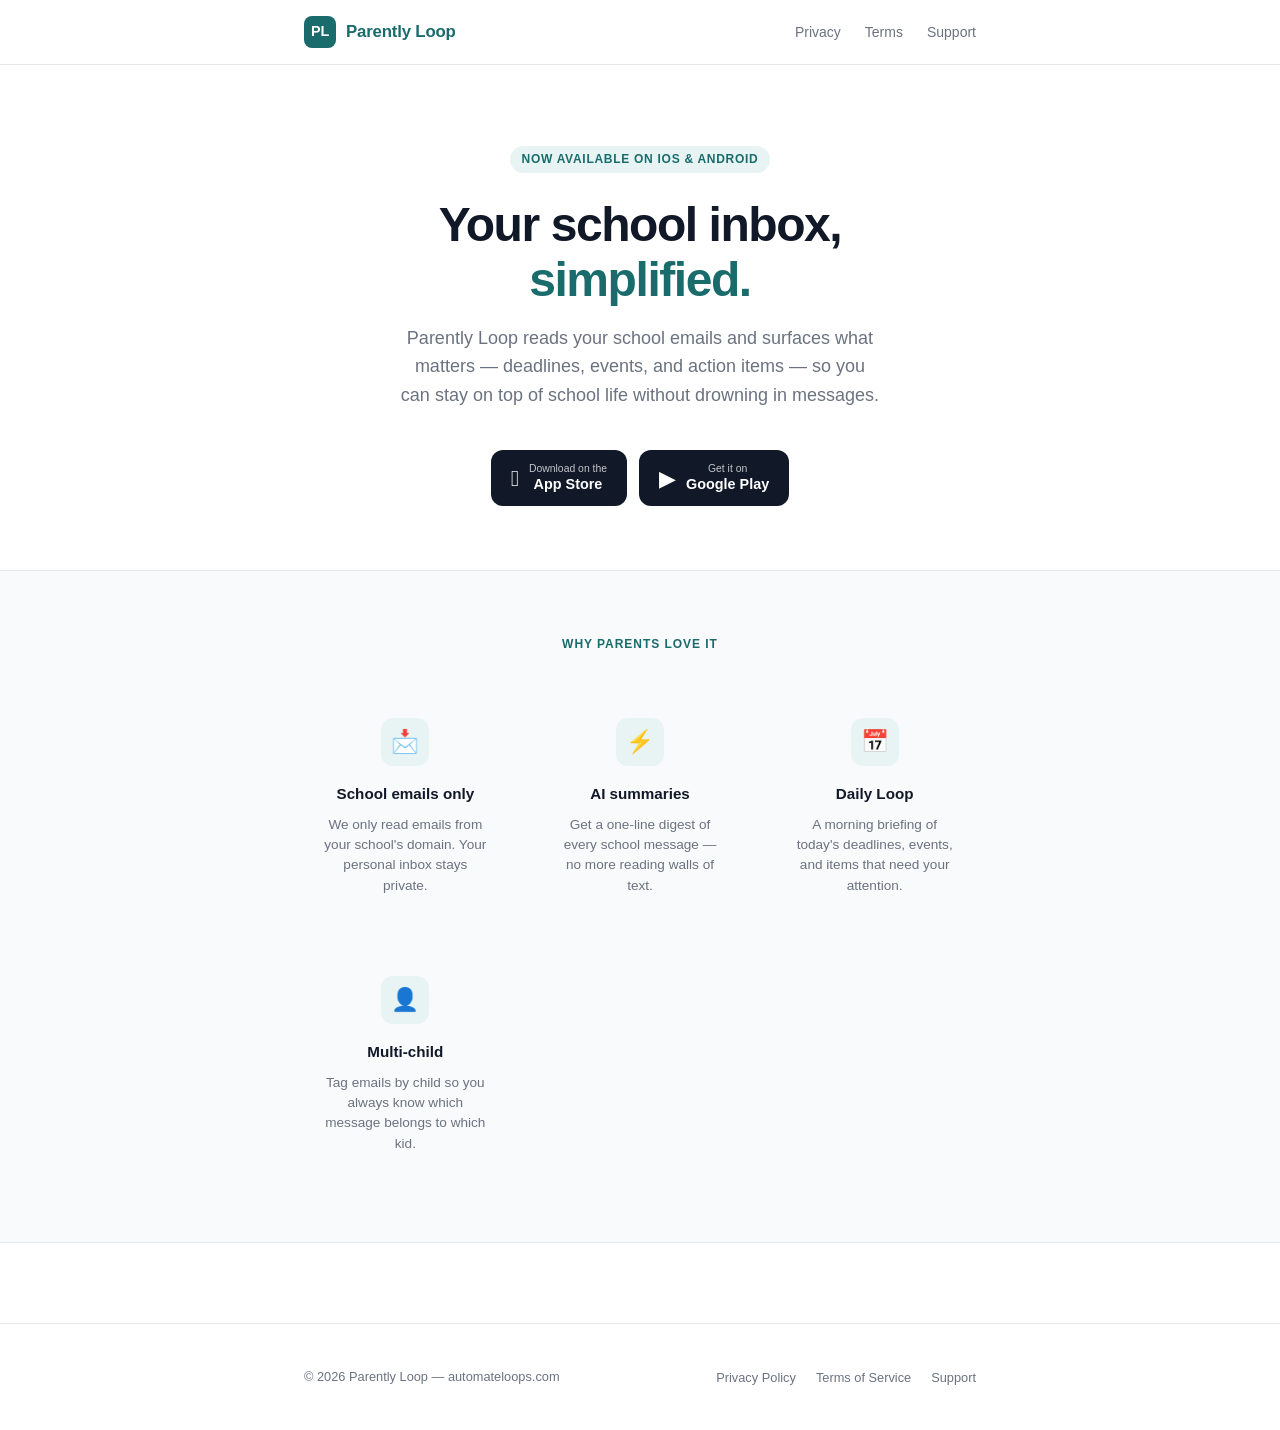
<file: index.html>
<!DOCTYPE html>
<html lang="en">
<head>
  <meta charset="UTF-8" />
  <meta name="viewport" content="width=device-width, initial-scale=1.0" />
  <title>Parently Loop — Your school inbox, simplified.</title>
  <meta name="description" content="Parently Loop organizes your school emails with AI — so you never miss a deadline, permission slip, or school event again." />
  <meta property="og:title" content="Parently Loop — Your school inbox, simplified." />
  <meta property="og:description" content="AI-powered school email organizer for parents." />
  <meta property="og:type" content="website" />
  <meta property="og:url" content="https://automateloops.com" />
  <link rel="canonical" href="https://automateloops.com" />
  <link rel="stylesheet" href="style.css" />
</head>
<body>

  <!-- Navigation -->
  <nav>
    <div class="inner">
      <a href="/" class="nav-brand">
        <div class="logo-mark">PL</div>
        Parently Loop
      </a>
      <ul class="nav-links">
        <li><a href="/privacy">Privacy</a></li>
        <li><a href="/terms">Terms</a></li>
        <li><a href="/support">Support</a></li>
      </ul>
    </div>
  </nav>

  <!-- Hero -->
  <section class="hero">
    <div class="container">
      <div class="hero-badge">Now available on iOS &amp; Android</div>
      <h1>Your school inbox,<br><span>simplified.</span></h1>
      <p>Parently Loop reads your school emails and surfaces what matters — deadlines, events, and action items — so you can stay on top of school life without drowning in messages.</p>
      <div class="download-row">
        <a href="https://apps.apple.com" class="btn-store" aria-label="Download on the App Store">
          <span class="store-icon">&#xF8FF;</span>
          <span>
            <span class="store-label">Download on the</span>
            <span class="store-name">App Store</span>
          </span>
        </a>
        <a href="https://play.google.com" class="btn-store" aria-label="Get it on Google Play">
          <span class="store-icon">&#9654;</span>
          <span>
            <span class="store-label">Get it on</span>
            <span class="store-name">Google Play</span>
          </span>
        </a>
      </div>
    </div>
  </section>

  <!-- Features -->
  <section class="features">
    <div class="container">
      <p class="section-label" style="text-align:center;">Why parents love it</p>
      <div class="features-grid">
        <div class="feature-card">
          <div class="feature-icon">&#128233;</div>
          <h3>School emails only</h3>
          <p>We only read emails from your school's domain. Your personal inbox stays private.</p>
        </div>
        <div class="feature-card">
          <div class="feature-icon">&#9889;</div>
          <h3>AI summaries</h3>
          <p>Get a one-line digest of every school message — no more reading walls of text.</p>
        </div>
        <div class="feature-card">
          <div class="feature-icon">&#128197;</div>
          <h3>Daily Loop</h3>
          <p>A morning briefing of today's deadlines, events, and items that need your attention.</p>
        </div>
        <div class="feature-card">
          <div class="feature-icon">&#128100;</div>
          <h3>Multi-child</h3>
          <p>Tag emails by child so you always know which message belongs to which kid.</p>
        </div>
      </div>
    </div>
  </section>

  <!-- Footer -->
  <footer>
    <div class="inner">
      <p>&copy; 2026 Parently Loop &mdash; automateloops.com</p>
      <ul class="footer-links">
        <li><a href="/privacy">Privacy Policy</a></li>
        <li><a href="/terms">Terms of Service</a></li>
        <li><a href="/support">Support</a></li>
      </ul>
    </div>
  </footer>

</body>
</html>
</file>
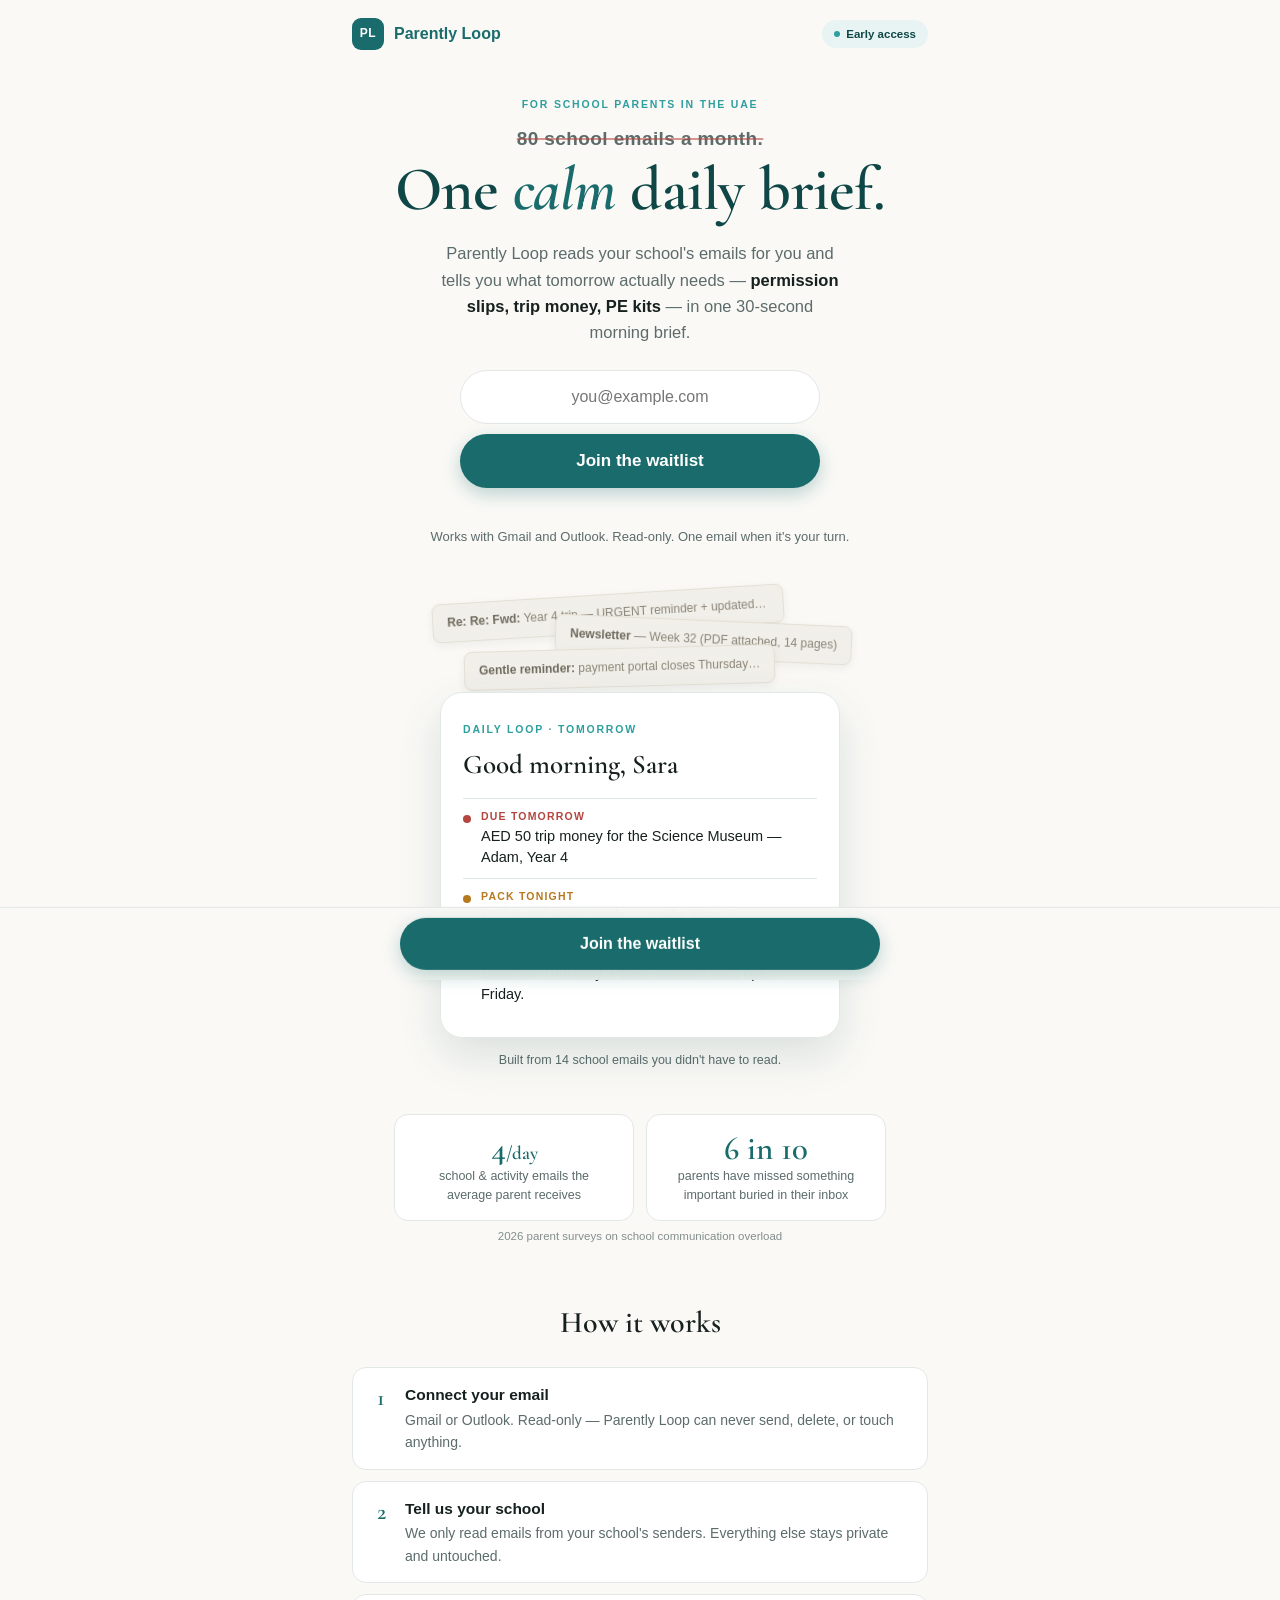
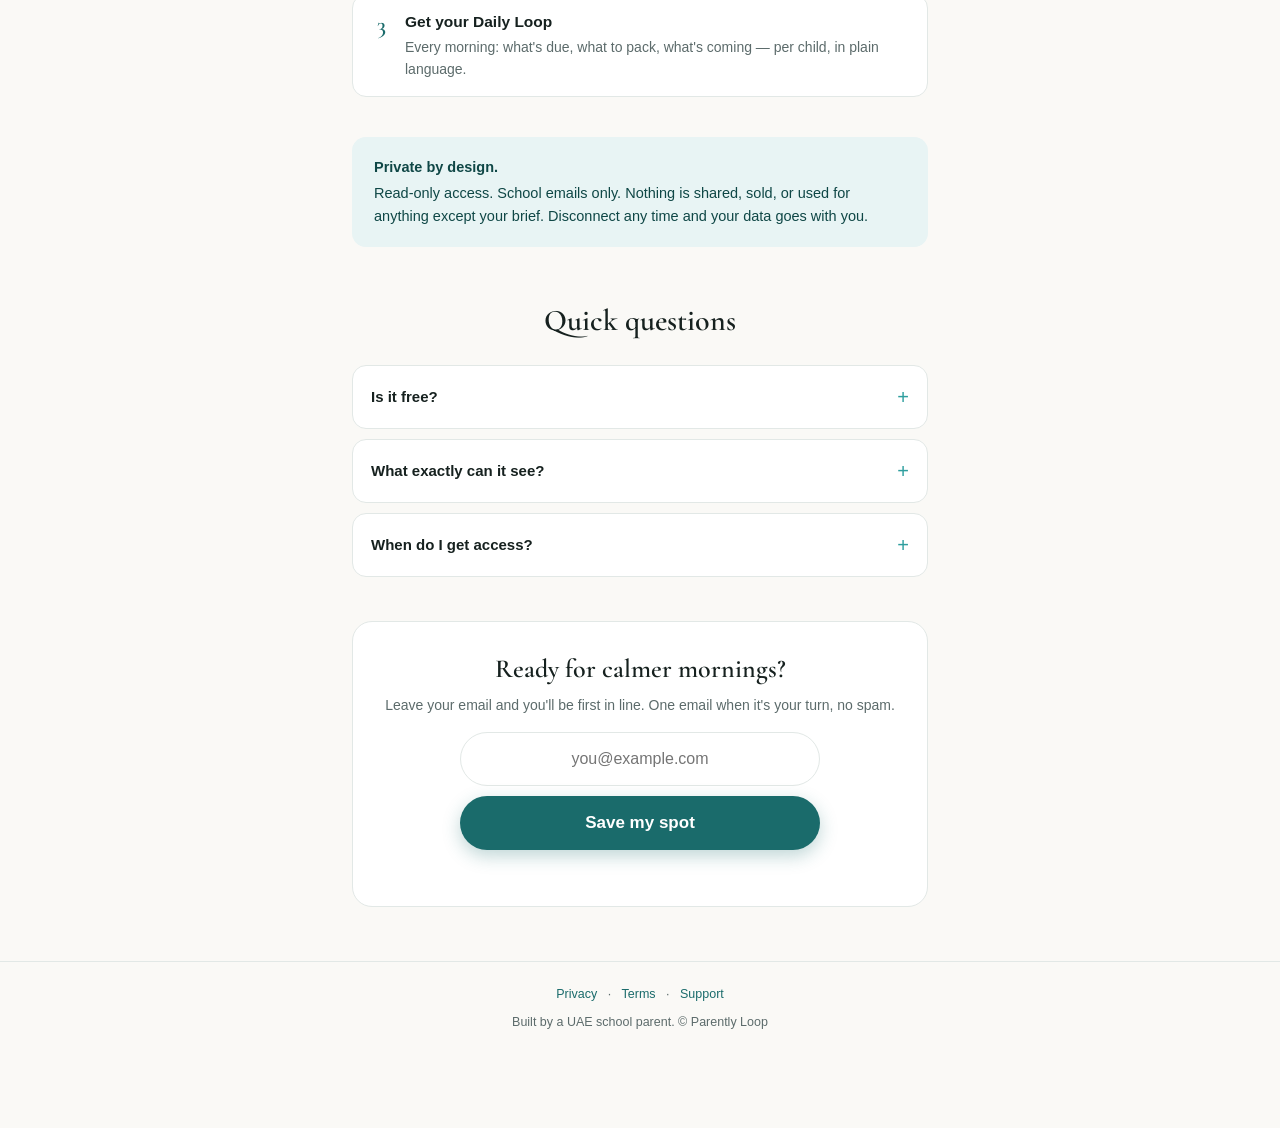
<file: app.html>
<!DOCTYPE html>
<html lang="en">
<head>
  <meta charset="UTF-8" />
  <meta name="viewport" content="width=device-width, initial-scale=1.0" />
  <title>Parently Loop — 80 school emails a month. One calm daily brief.</title>
  <meta name="description" content="Parently Loop reads your school emails and tells you what tomorrow needs — permission slips, trip money, PE kits — in one 30-second morning brief." />
  <meta property="og:title" content="Parently Loop — Your school inbox, simplified." />
  <meta property="og:description" content="One calm daily brief instead of 80 school emails a month. Built by a UAE school parent." />
  <meta property="og:type" content="website" />
  <meta property="og:url" content="https://automateloops.com/app" />
  <link rel="canonical" href="https://automateloops.com/app" />
  <link rel="preconnect" href="https://fonts.googleapis.com" />
  <link rel="preconnect" href="https://fonts.gstatic.com" crossorigin />
  <link href="https://fonts.googleapis.com/css2?family=Cormorant+Garamond:ital,wght@0,500;0,600;1,500&display=swap" rel="stylesheet" />

  <!-- Meta Pixel — paste your Pixel ID below before launching ads -->
  <script>
    var PARENTLY_PIXEL_ID = "27539870642331098";
    if (PARENTLY_PIXEL_ID) {
      !function(f,b,e,v,n,t,s){if(f.fbq)return;n=f.fbq=function(){n.callMethod?
      n.callMethod.apply(n,arguments):n.queue.push(arguments)};if(!f._fbq)f._fbq=n;
      n.push=n;n.loaded=!0;n.version='2.0';n.queue=[];t=b.createElement(e);t.async=!0;
      t.src=v;s=b.getElementsByTagName(e)[0];s.parentNode.insertBefore(t,s)}(window,
      document,'script','https://connect.facebook.net/en_US/fbevents.js');
      fbq('init', PARENTLY_PIXEL_ID);
      fbq('track', 'PageView');
    }
  </script>

  <style>
    *, *::before, *::after { box-sizing: border-box; margin: 0; padding: 0; }
    :root {
      --teal:      #1A6B6B;
      --teal-deep: #0F4746;
      --calm:      #2E9E9E;
      --teal-wash: #E8F4F4;
      --cream:     #FAF9F6;
      --paper:     #FFFFFF;
      --ink:       #16211F;
      --muted:     #5C6B6B;
      --border:    #E2E8E6;
      --urgent:    #B4453F;
      --amber:     #B7791F;
    }
    html { scroll-behavior: smooth; }
    body {
      font-family: -apple-system, BlinkMacSystemFont, "Segoe UI", Roboto, Helvetica, Arial, sans-serif;
      color: var(--ink);
      background: var(--cream);
      line-height: 1.6;
      -webkit-font-smoothing: antialiased;
      overflow-x: hidden;
    }
    .serif { font-family: "Cormorant Garamond", Georgia, serif; }
    .wrap { max-width: 620px; margin: 0 auto; padding: 0 22px; }
    .caps { font-size: 10.5px; font-weight: 700; letter-spacing: 1.8px; text-transform: uppercase; }

    /* ── Header: brand mark only, no nav (nowhere to go but in) ── */
    header { padding: 18px 0 0; }
    .brand { display: flex; align-items: center; gap: 10px; color: var(--teal); font-weight: 700; font-size: 16px; }
    .logo-mark {
      width: 32px; height: 32px; border-radius: 9px; background: var(--teal);
      color: #fff; display: flex; align-items: center; justify-content: center;
      font-size: 12px; font-weight: 800; letter-spacing: 0.5px;
    }
    .live-pill {
      margin-left: auto; display: inline-flex; align-items: center; gap: 6px;
      font-size: 11.5px; font-weight: 600; color: var(--teal-deep);
      background: var(--teal-wash); border-radius: 999px; padding: 5px 12px;
    }
    .live-pill .d { width: 6px; height: 6px; border-radius: 50%; background: var(--calm); }

    /* ── Hero ── */
    .hero { padding: 40px 0 8px; text-align: center; }
    .eyebrow { color: var(--calm); margin-bottom: 16px; display: inline-block; }
    h1 { font-weight: 400; line-height: 1; letter-spacing: 0; }
    h1 .chaos {
      display: block; font-family: -apple-system, BlinkMacSystemFont, "Segoe UI", Roboto, sans-serif;
      font-size: clamp(15px, 4vw, 19px); font-weight: 600; color: var(--muted);
      letter-spacing: 0.4px; margin-bottom: 10px;
    }
    h1 .chaos s { text-decoration-color: rgba(180,69,63,0.55); text-decoration-thickness: 2px; }
    h1 .calm-line {
      display: block; font-family: "Cormorant Garamond", Georgia, serif;
      font-size: clamp(40px, 11vw, 62px); font-weight: 600; color: var(--teal-deep);
      line-height: 1.04; letter-spacing: -0.5px; text-wrap: balance;
    }
    h1 .calm-line em { font-style: italic; color: var(--teal); }
    .sub { font-size: 16.5px; color: var(--muted); max-width: 44ch; margin: 18px auto 24px; }
    .sub b { color: var(--ink); font-weight: 600; }

    /* ── CTA zone ── */
    .cta { display: flex; flex-direction: column; align-items: center; gap: 9px; }
    .btn {
      display: inline-flex; align-items: center; justify-content: center; gap: 8px;
      background: var(--teal); color: #fff; font-size: 17px; font-weight: 700;
      padding: 16px 32px; border-radius: 999px; text-decoration: none; border: none;
      cursor: pointer; width: 100%; max-width: 360px; min-height: 54px;
      box-shadow: 0 6px 18px rgba(26,107,107,0.28);
      transition: transform 0.1s ease, background 0.15s ease;
    }
    .btn:active { transform: scale(0.98); }
    .btn:hover { background: var(--teal-deep); }
    .btn:focus-visible, input:focus-visible, a:focus-visible { outline: 3px solid var(--calm); outline-offset: 2px; }
    .cta-note { font-size: 13px; color: var(--muted); }
    .proof-inline { font-size: 12.5px; color: var(--teal-deep); font-weight: 600; display: none; }

    /* Hero waitlist form (iOS gets this instead of the store button) */
    .wl-form { display: flex; flex-direction: column; gap: 10px; width: 100%; max-width: 360px; margin: 0 auto; }
    .wl-form input[type="email"] {
      font-size: 16px; padding: 15px 20px; border-radius: 999px; border: 1.5px solid var(--border);
      outline: none; width: 100%; background: var(--paper); text-align: center; min-height: 54px;
    }
    .wl-form input[type="email"]:focus { border-color: var(--calm); }
    .hp { position: absolute; left: -5000px; opacity: 0; }
    .wl-msg { font-size: 14px; min-height: 20px; }
    .wl-msg.err { color: var(--urgent); }

    /* Success state — the highest-intent moment: pivot to WhatsApp share */
    .wl-success { display: none; flex-direction: column; align-items: center; gap: 12px; max-width: 380px; margin: 0 auto; }
    .wl-success.show { display: flex; }
    .wl-success .tick {
      width: 52px; height: 52px; border-radius: 50%; background: var(--teal-wash);
      display: flex; align-items: center; justify-content: center; font-size: 24px; color: var(--teal);
    }
    .wl-success h4 { font-family: "Cormorant Garamond", Georgia, serif; font-size: 26px; font-weight: 600; }
    .wl-success p { font-size: 14px; color: var(--muted); }
    .btn-wa {
      display: inline-flex; align-items: center; justify-content: center; gap: 8px;
      background: #1FAF60; color: #fff; font-size: 15.5px; font-weight: 700;
      padding: 13px 26px; border-radius: 999px; text-decoration: none; min-height: 48px;
    }

    /* ── Signature: the inbox pile behind the brief ── */
    .stage { position: relative; max-width: 400px; margin: 46px auto 0; padding-top: 34px; }
    .scrap {
      position: absolute; background: #F1EFE9; border: 1px solid #E3DFD4;
      border-radius: 8px; padding: 9px 14px; font-size: 12px; color: #8A8577;
      box-shadow: 0 3px 10px rgba(22,33,31,0.06);
      white-space: nowrap; overflow: hidden; text-overflow: ellipsis; max-width: 88%;
      z-index: 1;
    }
    .scrap b { color: #6E6A5E; font-weight: 600; }
    .scrap-1 { top: 0;   left: -2%;  transform: rotate(-3.5deg); }
    .scrap-2 { top: 26px; right: -3%; transform: rotate(2.5deg); }
    .scrap-3 { top: 54px; left: 6%;  transform: rotate(-1.5deg); }
    .brief {
      position: relative; z-index: 2; margin-top: 64px;
      background: var(--paper); border: 1px solid var(--border); border-radius: 22px;
      padding: 22px; text-align: left;
      box-shadow: 0 18px 44px rgba(15,71,70,0.13);
    }
    .brief .caps { color: var(--calm); }
    .brief-title { font-family: "Cormorant Garamond", Georgia, serif; font-size: 27px; font-weight: 600; margin: 3px 0 12px; }
    .brief-item { display: flex; gap: 10px; padding: 10px 0; border-top: 1px solid var(--border); font-size: 14.5px; align-items: flex-start; line-height: 1.45; }
    .brief-item .dot { width: 8px; height: 8px; border-radius: 50%; margin-top: 6px; flex-shrink: 0; }
    .brief-item .tag { display: block; font-size: 10.5px; font-weight: 700; letter-spacing: 1.2px; text-transform: uppercase; margin-bottom: 1px; }
    .stage-caption { text-align: center; font-size: 12.5px; color: var(--muted); margin-top: 12px; }

    @media (prefers-reduced-motion: no-preference) {
      .scrap { animation: settle 1.1s cubic-bezier(0.2, 0.7, 0.3, 1) both; }
      .scrap-2 { animation-delay: 0.12s; }
      .scrap-3 { animation-delay: 0.24s; }
      .brief { animation: rise 0.9s cubic-bezier(0.2, 0.7, 0.3, 1) 0.35s both; }
      @keyframes settle {
        from { opacity: 0; transform: translateY(-14px) rotate(0deg); }
        to   { opacity: 1; }
      }
      @keyframes rise {
        from { opacity: 0; transform: translateY(22px); }
        to   { opacity: 1; transform: translateY(0); }
      }
    }

    /* ── Proof band ── */
    .stats { display: flex; gap: 12px; justify-content: center; margin: 44px 0 6px; flex-wrap: wrap; }
    .stat {
      background: var(--paper); border: 1px solid var(--border); border-radius: 14px;
      padding: 16px 20px; text-align: center; flex: 1; min-width: 150px; max-width: 240px;
    }
    .stat .n { font-family: "Cormorant Garamond", Georgia, serif; font-size: 33px; font-weight: 600; color: var(--teal); line-height: 1.1; }
    .stat .l { font-size: 12.5px; color: var(--muted); line-height: 1.45; }
    .stats-note { text-align: center; font-size: 11.5px; color: var(--muted); opacity: 0.75; }

    /* ── How it works ── */
    section.how { padding: 46px 0 6px; }
    h2 { font-family: "Cormorant Garamond", Georgia, serif; font-size: 30px; font-weight: 600; text-align: center; margin-bottom: 20px; }
    .steps { display: flex; flex-direction: column; gap: 11px; }
    .step { display: flex; gap: 14px; background: var(--paper); border: 1px solid var(--border); border-radius: 14px; padding: 15px 18px; align-items: flex-start; }
    .step .num { font-family: "Cormorant Garamond", Georgia, serif; font-size: 23px; font-weight: 600; color: var(--teal); min-width: 20px; text-align: center; line-height: 1.35; }
    .step b { display: block; margin-bottom: 1px; font-size: 15.5px; }
    .step p { font-size: 14px; color: var(--muted); }

    .privacy {
      margin: 40px 0 0; background: var(--teal-wash); border-radius: 14px;
      padding: 19px 22px; font-size: 14.5px; color: var(--teal-deep);
    }
    .privacy b { display: block; margin-bottom: 3px; }

    /* ── FAQ ── */
    .faq { padding: 44px 0 0; }
    details {
      background: var(--paper); border: 1px solid var(--border); border-radius: 14px;
      padding: 15px 18px; margin-bottom: 10px;
    }
    summary { font-weight: 600; font-size: 15px; cursor: pointer; list-style: none; display: flex; justify-content: space-between; align-items: center; }
    summary::after { content: "+"; color: var(--calm); font-size: 20px; font-weight: 400; }
    details[open] summary::after { content: "–"; }
    details p { font-size: 14px; color: var(--muted); margin-top: 8px; }

    /* ── Secondary waitlist (Android/desktop see it here) ── */
    .waitlist-card {
      margin: 44px 0 0; background: var(--paper); border: 1px solid var(--border);
      border-radius: 20px; padding: 26px 22px; text-align: center;
    }
    .waitlist-card h3 { font-family: "Cormorant Garamond", Georgia, serif; font-size: 26px; font-weight: 600; margin-bottom: 4px; }
    .waitlist-card > p { font-size: 14px; color: var(--muted); margin-bottom: 16px; }

    footer { margin-top: 54px; padding: 22px 0 96px; border-top: 1px solid var(--border); text-align: center; font-size: 12.5px; color: var(--muted); }
    footer a { color: var(--teal); text-decoration: none; margin: 0 7px; }

    /* ── Sticky mobile CTA bar ── */
    .sticky-bar {
      position: fixed; left: 0; right: 0; bottom: 0; z-index: 50;
      background: rgba(250,249,246,0.96); backdrop-filter: blur(10px); -webkit-backdrop-filter: blur(10px);
      border-top: 1px solid var(--border); padding: 10px 16px calc(10px + env(safe-area-inset-bottom));
      transform: translateY(110%); transition: transform 0.25s ease;
    }
    .sticky-bar.show { transform: translateY(0); }
    .sticky-bar .btn { max-width: 480px; margin: 0 auto; display: flex; padding: 13px 24px; min-height: 50px; font-size: 16px; }

    .hidden { display: none !important; }
  </style>
</head>
<body>

  <header>
    <div class="wrap" style="display:flex;align-items:center;">
      <span class="brand"><span class="logo-mark">PL</span> Parently Loop</span>
      <span class="live-pill"><span class="d"></span> Early access</span>
    </div>
  </header>

  <section class="hero">
    <div class="wrap">
      <span class="eyebrow caps">For school parents in the UAE</span>
      <h1>
        <span class="chaos"><s>80 school emails a month.</s></span>
        <span class="calm-line">One <em>calm</em> daily brief.</span>
      </h1>
      <p class="sub">Parently Loop reads your school's emails for you and tells you what tomorrow actually needs — <b>permission slips, trip money, PE kits</b> — in one 30-second morning brief.</p>

      <div class="cta">
        <!-- Single-field waitlist form for everyone, directly in the hero -->
        <form class="wl-form" id="wl-form-hero">
          <input type="text" name="website" class="hp" tabindex="-1" autocomplete="off" />
          <input type="email" name="email" placeholder="you@example.com" required autocomplete="email" inputmode="email" />
          <button type="submit" class="btn">Join the waitlist</button>
          <div class="wl-msg" aria-live="polite"></div>
        </form>
        <span id="cta-ios-note" class="cta-note">Works with Gmail and Outlook. Read-only. One email when it's your turn.</span>
        <span class="proof-inline" id="wl-count"></span>

        <div class="wl-success" id="wl-success-hero">
          <span class="tick">✓</span>
          <h4 class="serif">You're on the list.</h4>
          <p>We'll email you the moment your access opens. One email, no spam.</p>
          <a class="btn-wa" target="_blank" rel="noopener"
             href="https://wa.me/?text=Found%20an%20app%20that%20turns%20all%20the%20school%20emails%20into%20one%20calm%20daily%20brief%20%E2%80%94%20made%20by%20a%20UAE%20parent.%20https%3A%2F%2Fautomateloops.com%2Fapp"
             onclick="if(window.fbq)fbq('trackCustom','ShareWhatsApp');">
            Tell another parent on WhatsApp
          </a>
        </div>
      </div>

      <!-- Signature: the inbox pile settles behind the brief -->
      <div class="stage" aria-hidden="true">
        <div class="scrap scrap-1"><b>Re: Re: Fwd:</b> Year 4 trip — URGENT reminder + updated form (v3)</div>
        <div class="scrap scrap-2"><b>Newsletter</b> — Week 32 (PDF attached, 14 pages)</div>
        <div class="scrap scrap-3"><b>Gentle reminder:</b> payment portal closes Thursday…</div>
        <div class="brief">
          <span class="caps">Daily Loop · Tomorrow</span>
          <div class="brief-title serif">Good morning, Sara</div>
          <div class="brief-item">
            <span class="dot" style="background:var(--urgent);"></span>
            <span><span class="tag" style="color:var(--urgent);">Due tomorrow</span>AED 50 trip money for the Science Museum — Adam, Year 4</span>
          </div>
          <div class="brief-item">
            <span class="dot" style="background:var(--amber);"></span>
            <span><span class="tag" style="color:var(--amber);">Pack tonight</span>PE kit and water bottle — Layla, Year 2</span>
          </div>
          <div class="brief-item">
            <span class="dot" style="background:var(--calm);"></span>
            <span><span class="tag" style="color:var(--calm);">This week</span>Book fair Thursday. Parent-teacher slots open Friday.</span>
          </div>
        </div>
        <div class="stage-caption">Built from 14 school emails you didn't have to read.</div>
      </div>

      <div class="stats">
        <div class="stat"><div class="n serif">4<span style="font-size:19px;">/day</span></div><div class="l">school &amp; activity emails the average parent receives</div></div>
        <div class="stat"><div class="n serif">6 in 10</div><div class="l">parents have missed something important buried in their inbox</div></div>
      </div>
      <div class="stats-note">2026 parent surveys on school communication overload</div>
    </div>
  </section>

  <section class="how">
    <div class="wrap">
      <h2>How it works</h2>
      <div class="steps">
        <div class="step"><span class="num serif">1</span><span><b>Connect your email</b><p>Gmail or Outlook. Read-only — Parently Loop can never send, delete, or touch anything.</p></span></div>
        <div class="step"><span class="num serif">2</span><span><b>Tell us your school</b><p>We only read emails from your school's senders. Everything else stays private and untouched.</p></span></div>
        <div class="step"><span class="num serif">3</span><span><b>Get your Daily Loop</b><p>Every morning: what's due, what to pack, what's coming — per child, in plain language.</p></span></div>
      </div>

      <div class="privacy">
        <b>Private by design.</b>
        Read-only access. School emails only. Nothing is shared, sold, or used for anything except your brief. Disconnect any time and your data goes with you.
      </div>
    </div>
  </section>

  <section class="faq">
    <div class="wrap">
      <h2>Quick questions</h2>
      <details>
        <summary>Is it free?</summary>
        <p>Yes — connecting your school email and the Daily Loop are free to start. Premium adds more children and smarter alerts when you want them.</p>
      </details>
      <details>
        <summary>What exactly can it see?</summary>
        <p>Only emails from the school senders you choose, and only to read them. It cannot send, delete, or move anything. Your personal email stays personal.</p>
      </details>
      <details>
        <summary>When do I get access?</summary>
        <p>We're opening access to the waitlist in stages this school year — iPhone and Android. You'll get one email when it's your turn.</p>
      </details>
    </div>
  </section>

  <section id="waitlist">
    <div class="wrap">
      <div class="waitlist-card" id="waitlist-card">
        <h3>Ready for calmer mornings?</h3>
        <p>Leave your email and you'll be first in line. One email when it's your turn, no spam.</p>
        <form class="wl-form" id="wl-form-card">
          <input type="text" name="website" class="hp" tabindex="-1" autocomplete="off" />
          <input type="email" name="email" placeholder="you@example.com" required autocomplete="email" inputmode="email" />
          <button type="submit" class="btn">Save my spot</button>
          <div class="wl-msg" aria-live="polite"></div>
        </form>
        <div class="wl-success" id="wl-success-card">
          <span class="tick">✓</span>
          <h4 class="serif">You're on the list.</h4>
          <p>We'll email you the moment your access opens.</p>
          <a class="btn-wa" target="_blank" rel="noopener"
             href="https://wa.me/?text=Found%20an%20app%20that%20turns%20all%20the%20school%20emails%20into%20one%20calm%20daily%20brief%20%E2%80%94%20made%20by%20a%20UAE%20parent.%20https%3A%2F%2Fautomateloops.com%2Fapp"
             onclick="if(window.fbq)fbq('trackCustom','ShareWhatsApp');">
            Tell another parent on WhatsApp
          </a>
        </div>
      </div>
    </div>
  </section>

  <footer>
    <div class="wrap">
      <a href="/privacy">Privacy</a> · <a href="/terms">Terms</a> · <a href="/support">Support</a>
      <div style="margin-top:8px;">Built by a UAE school parent. © Parently Loop</div>
    </div>
  </footer>

  <!-- Sticky mobile CTA -->
  <div class="sticky-bar" id="sticky-bar">
    <a id="sticky-btn" class="btn" href="#top">Join the waitlist</a>
  </div>

  <script>
    // ── Platform routing ──────────────────────────────────────
    var ua = navigator.userAgent || "";
    var isIOS = /iPhone|iPad|iPod/i.test(ua);
    var isAndroid = /Android/i.test(ua);
    var platform = isIOS ? "ios" : isAndroid ? "android" : "desktop";

    var heroForm = document.getElementById("wl-form-hero");
    var stickyBtn = document.getElementById("sticky-btn");
    stickyBtn.addEventListener("click", function (e) {
      e.preventDefault();
      window.scrollTo({ top: 0, behavior: "smooth" });
      setTimeout(function () { heroForm.querySelector('input[type="email"]').focus(); }, 450);
    });

    // ── Sticky bar: show after the hero scrolls out, hide after signup ──
    var joined = false;
    var stickyBar = document.getElementById("sticky-bar");
    window.addEventListener("scroll", function () {
      var show = window.scrollY > 640 && !joined;
      stickyBar.classList.toggle("show", show);
    }, { passive: true });

    // ── Live social proof: only show a count once it's real ──
    fetch("https://parently-loop-production.up.railway.app/api/waitlist/count")
      .then(function (r) { return r.json(); })
      .then(function (d) {
        if (d.ok && d.count >= 25) {
          var el = document.getElementById("wl-count");
          el.textContent = "Join " + d.count + " parents already on the list";
          el.style.display = "inline";
        }
      })
      .catch(function () {});

    // ── Waitlist submit (both forms share this) ──────────────
    var API = "https://parently-loop-production.up.railway.app/api/waitlist";
    function wire(formId, successId) {
      var form = document.getElementById(formId);
      var success = document.getElementById(successId);
      if (!form) return;
      var msg = form.querySelector(".wl-msg");
      var btn = form.querySelector("button");
      var emailInput = form.querySelector('input[type="email"]');

      form.addEventListener("submit", async function (e) {
        e.preventDefault();
        msg.className = "wl-msg";
        msg.textContent = "";
        btn.disabled = true;
        btn.textContent = "Saving…";
        try {
          var res = await fetch(API, {
            method: "POST",
            headers: { "Content-Type": "application/json" },
            body: JSON.stringify({
              email: emailInput.value,
              website: form.elements.website.value,
              platform: platform,
              source: (new URLSearchParams(location.search).get("utm_content") || "landing-app").slice(0, 50),
            }),
          });
          var data = await res.json();
          if (data.ok) {
            form.classList.add("hidden");
            success.classList.add("show");
            joined = true;
            stickyBar.classList.remove("show");
            if (window.fbq) fbq("track", "Lead");
          } else {
            msg.className = "wl-msg err";
            msg.textContent = data.error || "Please check the email address and try again.";
            btn.disabled = false;
            btn.textContent = formId === "wl-form-hero" ? "Join the waitlist" : "Save my spot";
          }
        } catch (err) {
          msg.className = "wl-msg err";
          msg.textContent = "Connection hiccup. Please try once more.";
          btn.disabled = false;
          btn.textContent = formId === "wl-form-hero" ? "Join the waitlist" : "Save my spot";
        }
      });
    }
    wire("wl-form-hero", "wl-success-hero");
    wire("wl-form-card", "wl-success-card");
  </script>
</body>
</html>
</file>
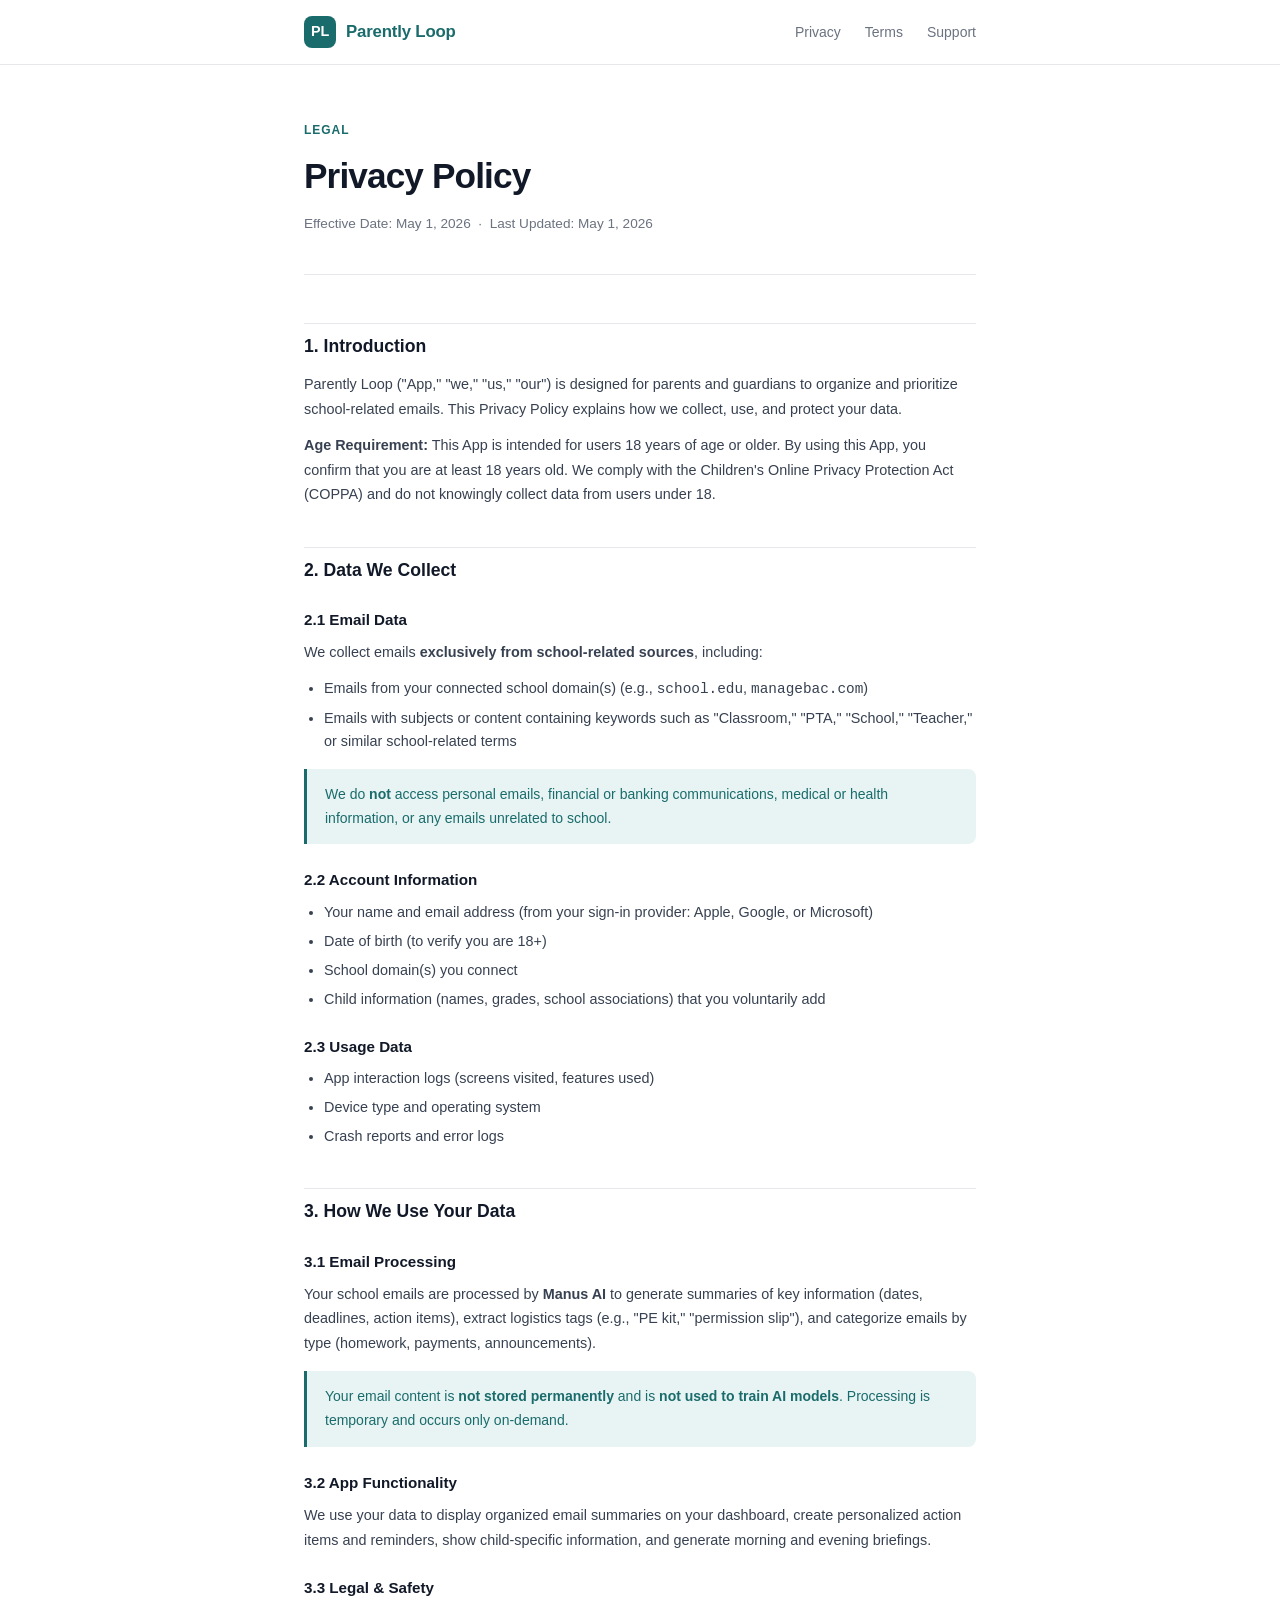
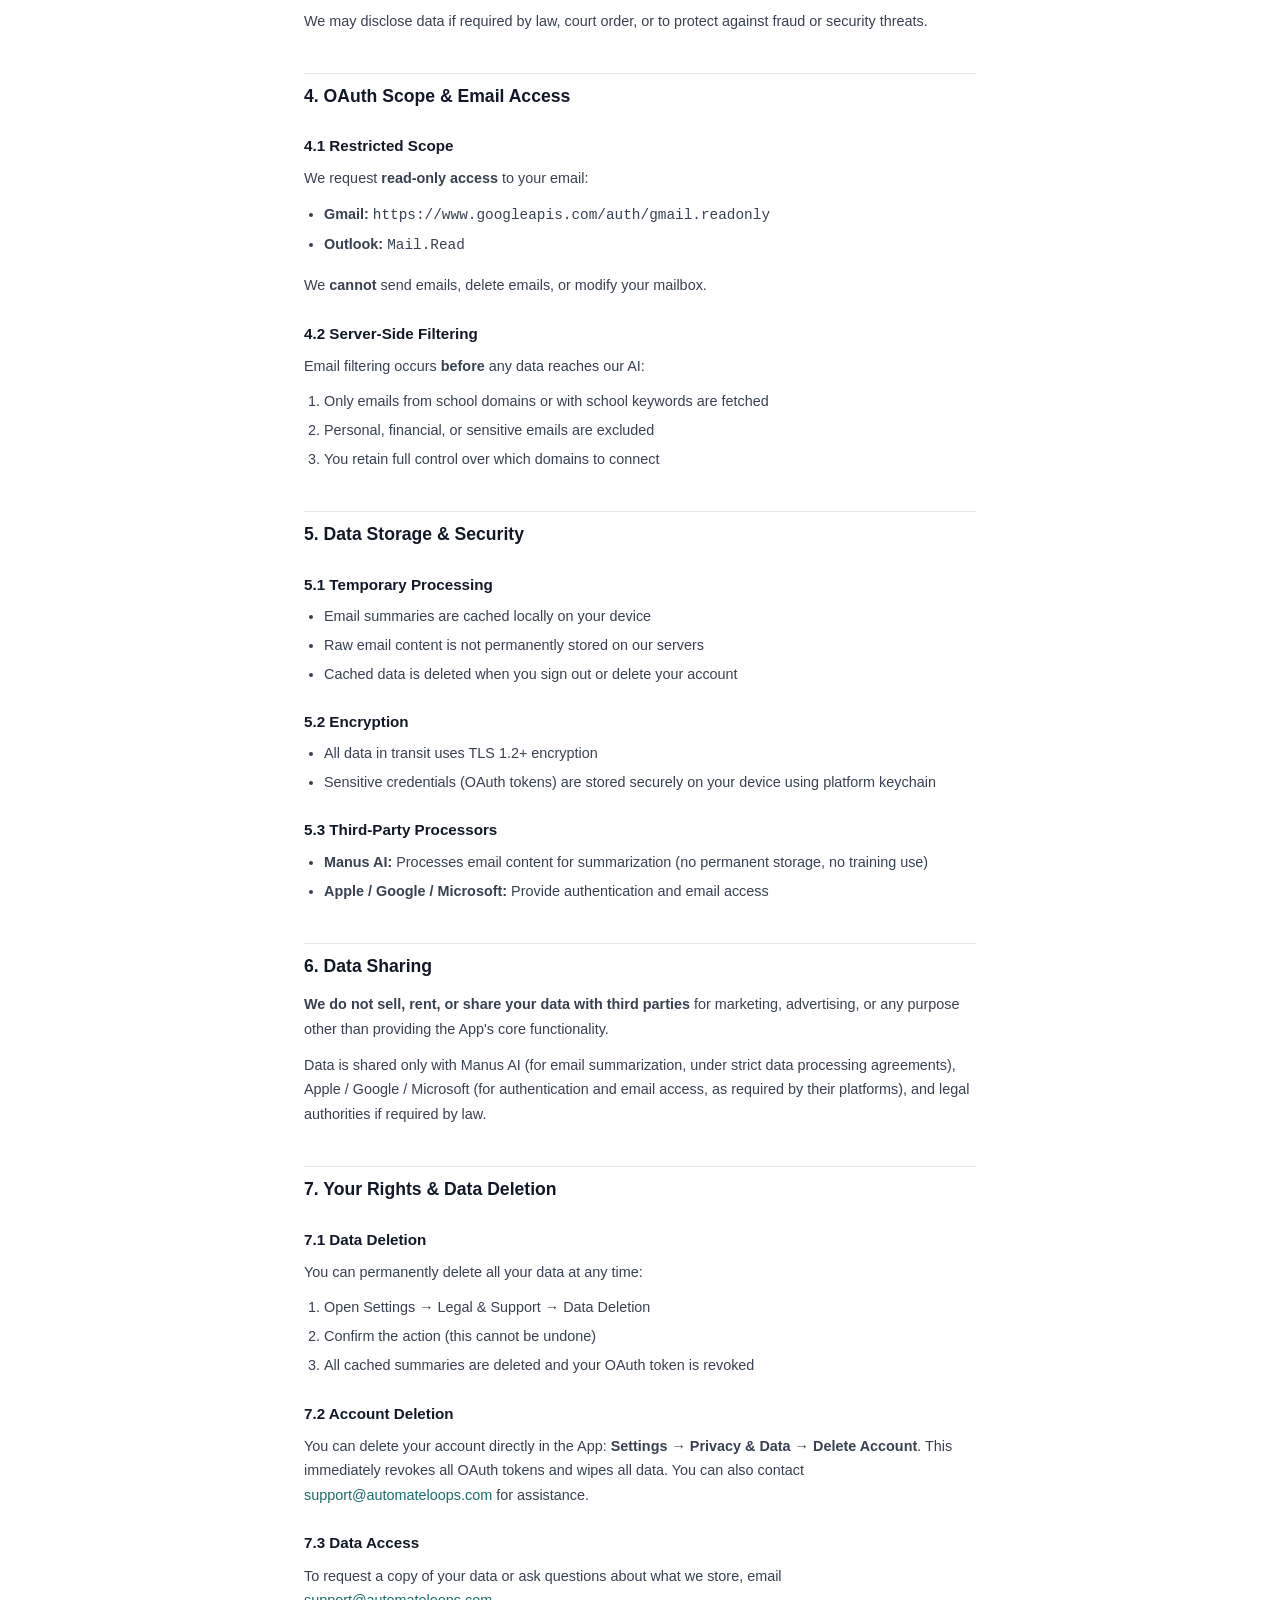
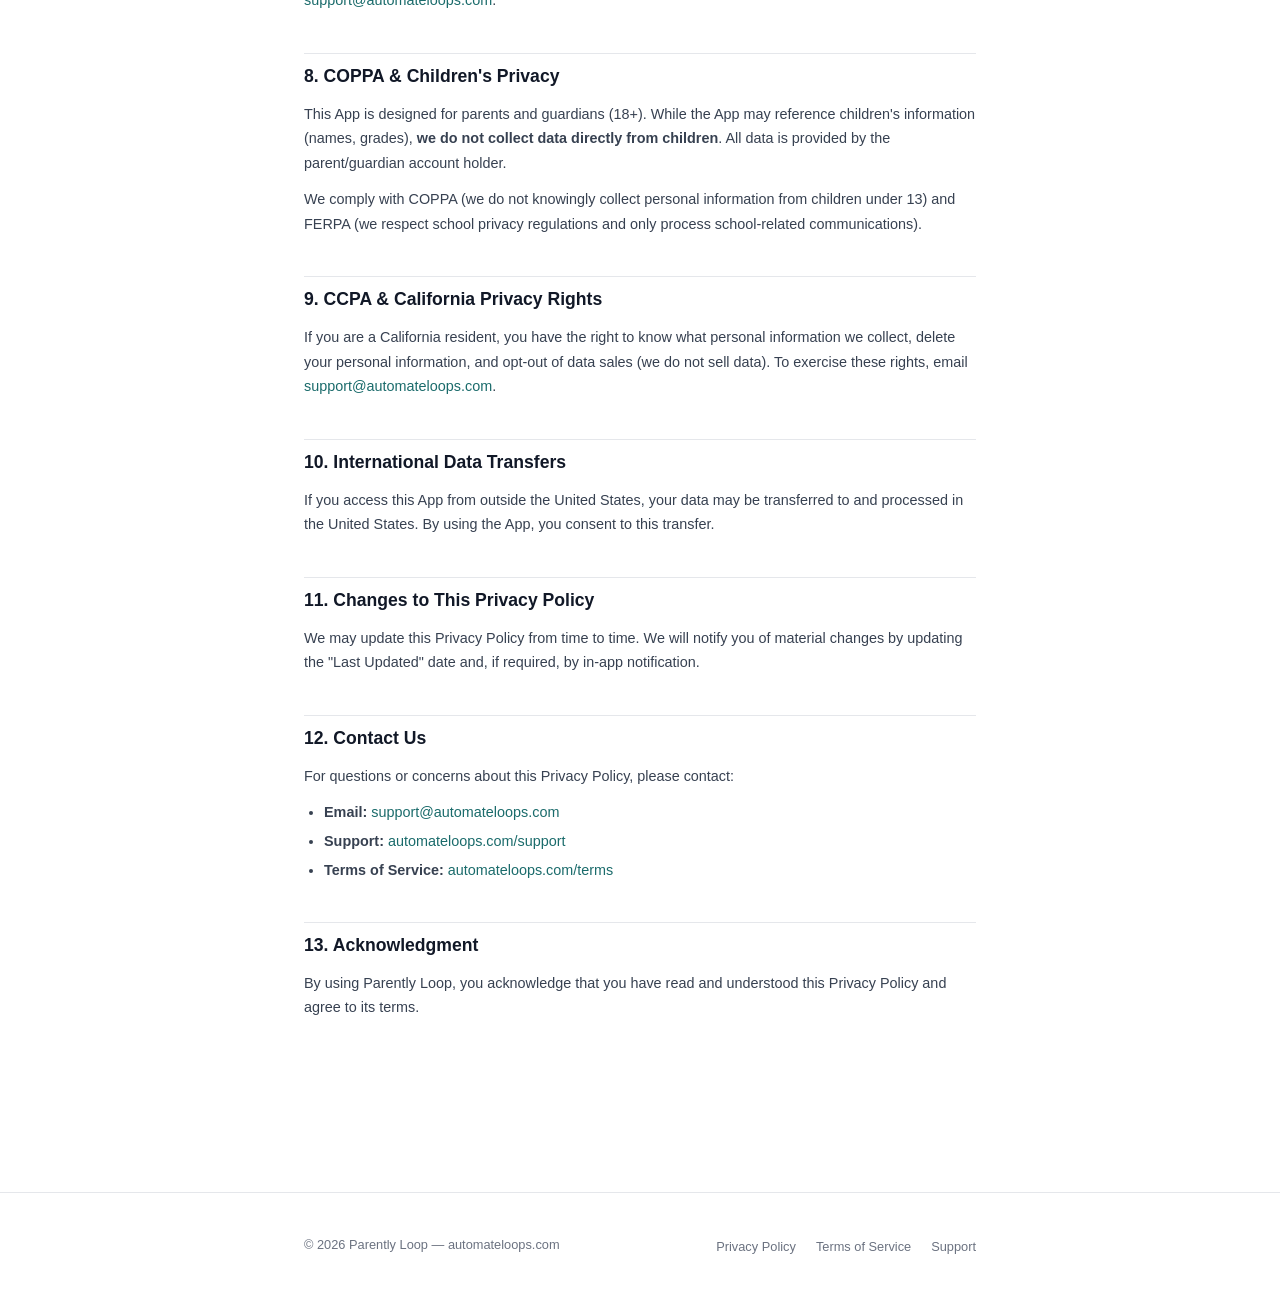
<file: privacy.html>
<!DOCTYPE html>
<html lang="en">
<head>
  <meta charset="UTF-8" />
  <meta name="viewport" content="width=device-width, initial-scale=1.0" />
  <title>Privacy Policy — Parently Loop</title>
  <meta name="description" content="Parently Loop Privacy Policy — how we collect, use, and protect your data." />
  <link rel="canonical" href="https://automateloops.com/privacy" />
  <link rel="stylesheet" href="style.css" />
</head>
<body>

  <!-- Navigation -->
  <nav>
    <div class="inner">
      <a href="/" class="nav-brand">
        <div class="logo-mark">PL</div>
        Parently Loop
      </a>
      <ul class="nav-links">
        <li><a href="/privacy">Privacy</a></li>
        <li><a href="/terms">Terms</a></li>
        <li><a href="/support">Support</a></li>
      </ul>
    </div>
  </nav>

  <!-- Page Header -->
  <div class="container">
    <div class="page-header">
      <p class="section-label">Legal</p>
      <h1>Privacy Policy</h1>
      <p class="meta">Effective Date: May 1, 2026 &nbsp;&middot;&nbsp; Last Updated: May 1, 2026</p>
    </div>

    <div class="legal-body">

      <h2>1. Introduction</h2>
      <p>Parently Loop ("App," "we," "us," "our") is designed for parents and guardians to organize and prioritize school-related emails. This Privacy Policy explains how we collect, use, and protect your data.</p>
      <p><strong>Age Requirement:</strong> This App is intended for users 18 years of age or older. By using this App, you confirm that you are at least 18 years old. We comply with the Children's Online Privacy Protection Act (COPPA) and do not knowingly collect data from users under 18.</p>

      <h2>2. Data We Collect</h2>

      <h3>2.1 Email Data</h3>
      <p>We collect emails <strong>exclusively from school-related sources</strong>, including:</p>
      <ul>
        <li>Emails from your connected school domain(s) (e.g., <code>school.edu</code>, <code>managebac.com</code>)</li>
        <li>Emails with subjects or content containing keywords such as "Classroom," "PTA," "School," "Teacher," or similar school-related terms</li>
      </ul>
      <div class="highlight-box">
        <p>We do <strong>not</strong> access personal emails, financial or banking communications, medical or health information, or any emails unrelated to school.</p>
      </div>

      <h3>2.2 Account Information</h3>
      <ul>
        <li>Your name and email address (from your sign-in provider: Apple, Google, or Microsoft)</li>
        <li>Date of birth (to verify you are 18+)</li>
        <li>School domain(s) you connect</li>
        <li>Child information (names, grades, school associations) that you voluntarily add</li>
      </ul>

      <h3>2.3 Usage Data</h3>
      <ul>
        <li>App interaction logs (screens visited, features used)</li>
        <li>Device type and operating system</li>
        <li>Crash reports and error logs</li>
      </ul>

      <h2>3. How We Use Your Data</h2>

      <h3>3.1 Email Processing</h3>
      <p>Your school emails are processed by <strong>Manus AI</strong> to generate summaries of key information (dates, deadlines, action items), extract logistics tags (e.g., "PE kit," "permission slip"), and categorize emails by type (homework, payments, announcements).</p>
      <div class="highlight-box">
        <p>Your email content is <strong>not stored permanently</strong> and is <strong>not used to train AI models</strong>. Processing is temporary and occurs only on-demand.</p>
      </div>

      <h3>3.2 App Functionality</h3>
      <p>We use your data to display organized email summaries on your dashboard, create personalized action items and reminders, show child-specific information, and generate morning and evening briefings.</p>

      <h3>3.3 Legal &amp; Safety</h3>
      <p>We may disclose data if required by law, court order, or to protect against fraud or security threats.</p>

      <h2>4. OAuth Scope &amp; Email Access</h2>

      <h3>4.1 Restricted Scope</h3>
      <p>We request <strong>read-only access</strong> to your email:</p>
      <ul>
        <li><strong>Gmail:</strong> <code>https://www.googleapis.com/auth/gmail.readonly</code></li>
        <li><strong>Outlook:</strong> <code>Mail.Read</code></li>
      </ul>
      <p>We <strong>cannot</strong> send emails, delete emails, or modify your mailbox.</p>

      <h3>4.2 Server-Side Filtering</h3>
      <p>Email filtering occurs <strong>before</strong> any data reaches our AI:</p>
      <ol>
        <li>Only emails from school domains or with school keywords are fetched</li>
        <li>Personal, financial, or sensitive emails are excluded</li>
        <li>You retain full control over which domains to connect</li>
      </ol>

      <h2>5. Data Storage &amp; Security</h2>

      <h3>5.1 Temporary Processing</h3>
      <ul>
        <li>Email summaries are cached locally on your device</li>
        <li>Raw email content is not permanently stored on our servers</li>
        <li>Cached data is deleted when you sign out or delete your account</li>
      </ul>

      <h3>5.2 Encryption</h3>
      <ul>
        <li>All data in transit uses TLS 1.2+ encryption</li>
        <li>Sensitive credentials (OAuth tokens) are stored securely on your device using platform keychain</li>
      </ul>

      <h3>5.3 Third-Party Processors</h3>
      <ul>
        <li><strong>Manus AI:</strong> Processes email content for summarization (no permanent storage, no training use)</li>
        <li><strong>Apple / Google / Microsoft:</strong> Provide authentication and email access</li>
      </ul>

      <h2>6. Data Sharing</h2>
      <p><strong>We do not sell, rent, or share your data with third parties</strong> for marketing, advertising, or any purpose other than providing the App's core functionality.</p>
      <p>Data is shared only with Manus AI (for email summarization, under strict data processing agreements), Apple / Google / Microsoft (for authentication and email access, as required by their platforms), and legal authorities if required by law.</p>

      <h2>7. Your Rights &amp; Data Deletion</h2>

      <h3>7.1 Data Deletion</h3>
      <p>You can permanently delete all your data at any time:</p>
      <ol>
        <li>Open Settings &rarr; Legal &amp; Support &rarr; Data Deletion</li>
        <li>Confirm the action (this cannot be undone)</li>
        <li>All cached summaries are deleted and your OAuth token is revoked</li>
      </ol>

      <h3>7.2 Account Deletion</h3>
      <p>You can delete your account directly in the App: <strong>Settings &rarr; Privacy &amp; Data &rarr; Delete Account</strong>. This immediately revokes all OAuth tokens and wipes all data. You can also contact <a href="mailto:support@automateloops.com">support@automateloops.com</a> for assistance.</p>

      <h3>7.3 Data Access</h3>
      <p>To request a copy of your data or ask questions about what we store, email <a href="mailto:support@automateloops.com">support@automateloops.com</a>.</p>

      <h2>8. COPPA &amp; Children's Privacy</h2>
      <p>This App is designed for parents and guardians (18+). While the App may reference children's information (names, grades), <strong>we do not collect data directly from children</strong>. All data is provided by the parent/guardian account holder.</p>
      <p>We comply with COPPA (we do not knowingly collect personal information from children under 13) and FERPA (we respect school privacy regulations and only process school-related communications).</p>

      <h2>9. CCPA &amp; California Privacy Rights</h2>
      <p>If you are a California resident, you have the right to know what personal information we collect, delete your personal information, and opt-out of data sales (we do not sell data). To exercise these rights, email <a href="mailto:support@automateloops.com">support@automateloops.com</a>.</p>

      <h2>10. International Data Transfers</h2>
      <p>If you access this App from outside the United States, your data may be transferred to and processed in the United States. By using the App, you consent to this transfer.</p>

      <h2>11. Changes to This Privacy Policy</h2>
      <p>We may update this Privacy Policy from time to time. We will notify you of material changes by updating the "Last Updated" date and, if required, by in-app notification.</p>

      <h2>12. Contact Us</h2>
      <p>For questions or concerns about this Privacy Policy, please contact:</p>
      <ul>
        <li><strong>Email:</strong> <a href="mailto:support@automateloops.com">support@automateloops.com</a></li>
        <li><strong>Support:</strong> <a href="https://automateloops.com/support">automateloops.com/support</a></li>
        <li><strong>Terms of Service:</strong> <a href="https://automateloops.com/terms">automateloops.com/terms</a></li>
      </ul>

      <h2>13. Acknowledgment</h2>
      <p>By using Parently Loop, you acknowledge that you have read and understood this Privacy Policy and agree to its terms.</p>

    </div>
  </div>

  <!-- Footer -->
  <footer>
    <div class="inner">
      <p>&copy; 2026 Parently Loop &mdash; automateloops.com</p>
      <ul class="footer-links">
        <li><a href="/privacy">Privacy Policy</a></li>
        <li><a href="/terms">Terms of Service</a></li>
        <li><a href="/support">Support</a></li>
      </ul>
    </div>
  </footer>

</body>
</html>
</file>
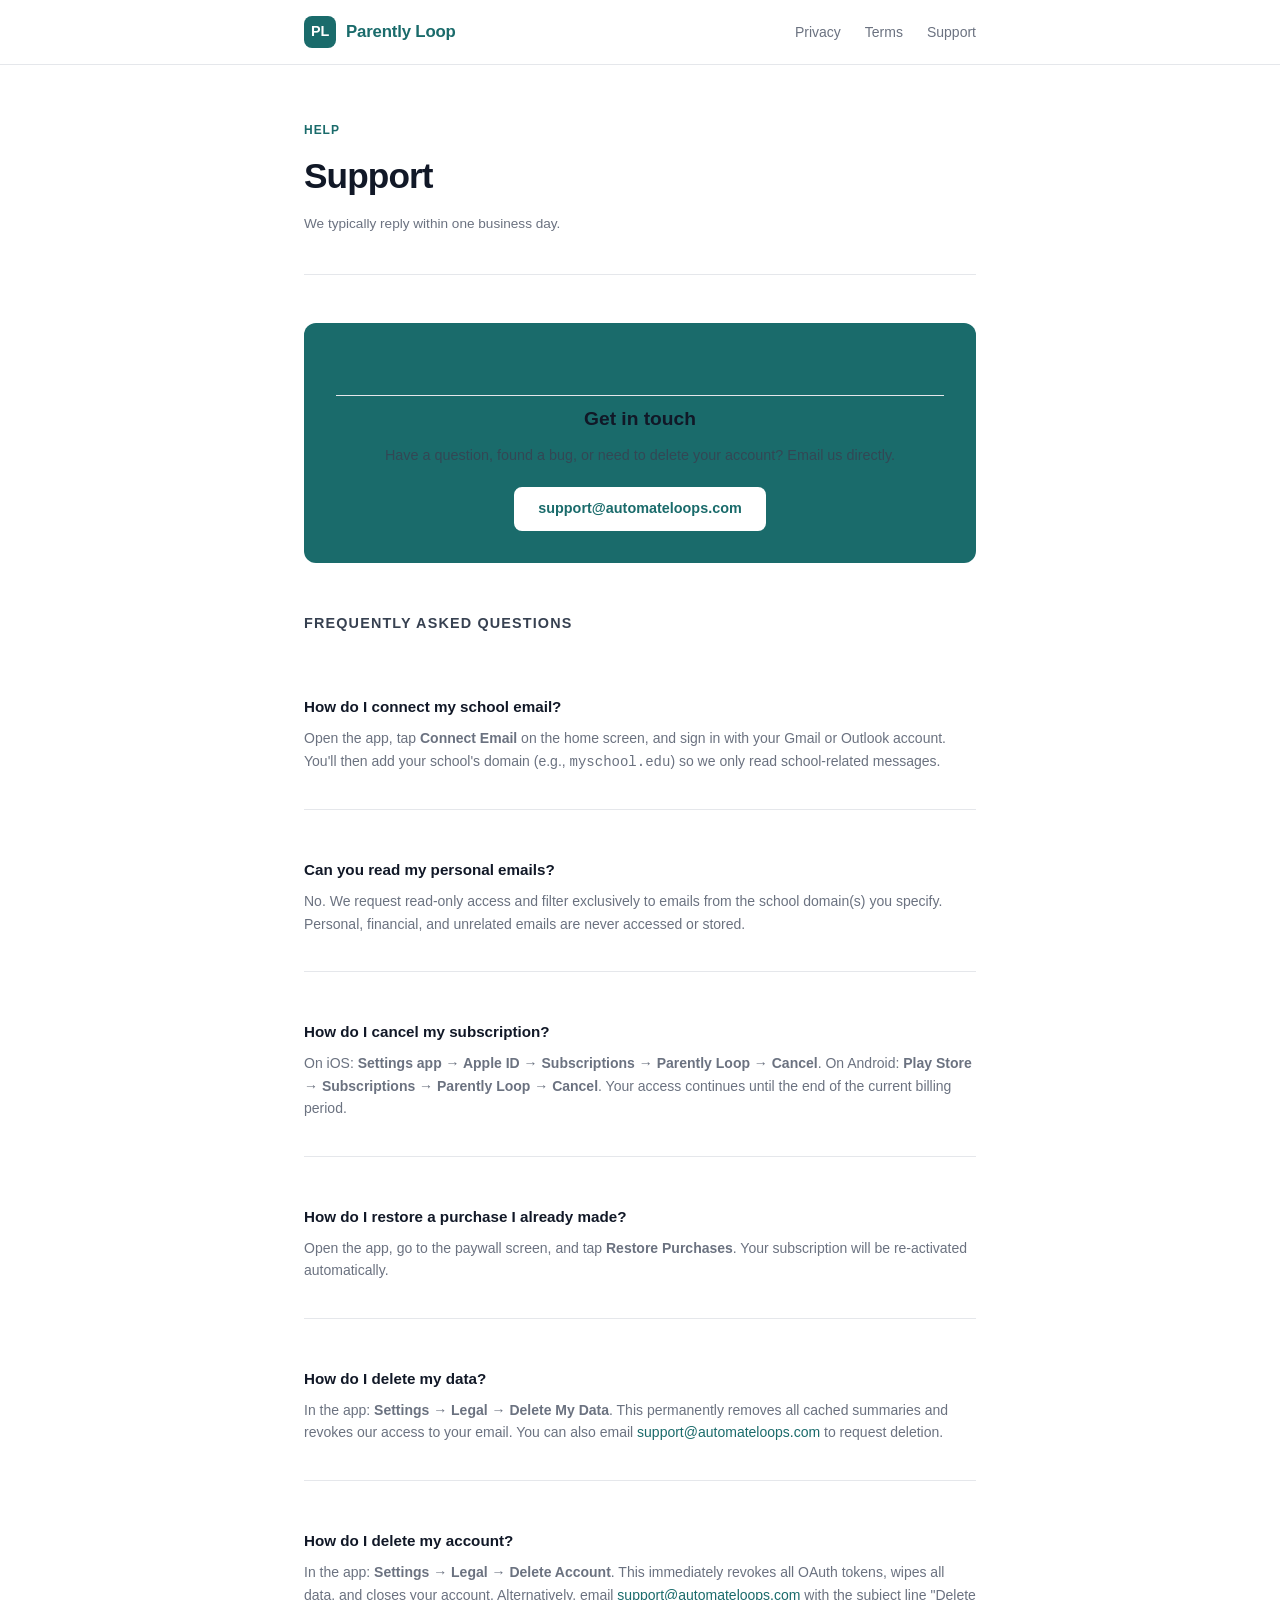
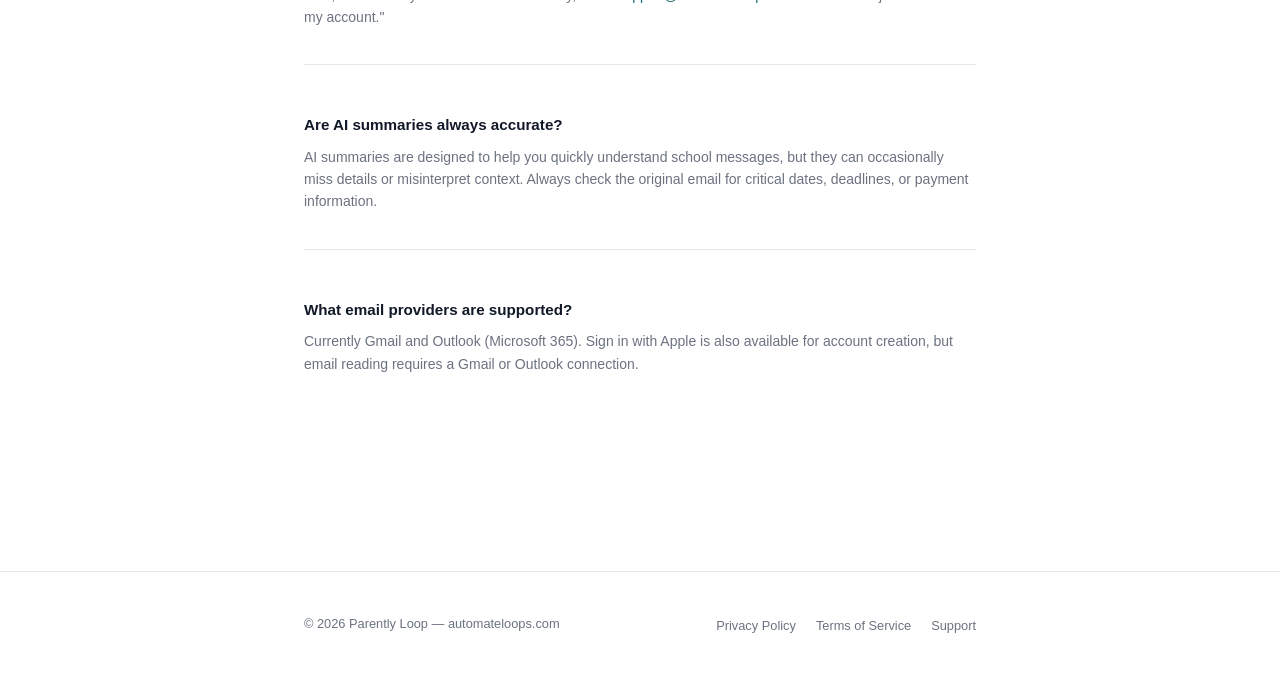
<file: support.html>
<!DOCTYPE html>
<html lang="en">
<head>
  <meta charset="UTF-8" />
  <meta name="viewport" content="width=device-width, initial-scale=1.0" />
  <title>Support — Parently Loop</title>
  <meta name="description" content="Get help with Parently Loop. Contact support or browse frequently asked questions." />
  <link rel="canonical" href="https://automateloops.com/support" />
  <link rel="stylesheet" href="style.css" />
</head>
<body>

  <!-- Navigation -->
  <nav>
    <div class="inner">
      <a href="/" class="nav-brand">
        <div class="logo-mark">PL</div>
        Parently Loop
      </a>
      <ul class="nav-links">
        <li><a href="/privacy">Privacy</a></li>
        <li><a href="/terms">Terms</a></li>
        <li><a href="/support">Support</a></li>
      </ul>
    </div>
  </nav>

  <!-- Page Header -->
  <div class="container">
    <div class="page-header">
      <p class="section-label">Help</p>
      <h1>Support</h1>
      <p class="meta">We typically reply within one business day.</p>
    </div>

    <div class="legal-body">

      <!-- Contact Card -->
      <div class="support-contact">
        <h2>Get in touch</h2>
        <p>Have a question, found a bug, or need to delete your account? Email us directly.</p>
        <a href="mailto:support@automateloops.com">support@automateloops.com</a>
      </div>

      <!-- FAQ -->
      <p class="section-label">Frequently asked questions</p>

      <div class="faq-item">
        <h3>How do I connect my school email?</h3>
        <p>Open the app, tap <strong>Connect Email</strong> on the home screen, and sign in with your Gmail or Outlook account. You'll then add your school's domain (e.g., <code>myschool.edu</code>) so we only read school-related messages.</p>
      </div>

      <div class="faq-item">
        <h3>Can you read my personal emails?</h3>
        <p>No. We request read-only access and filter exclusively to emails from the school domain(s) you specify. Personal, financial, and unrelated emails are never accessed or stored.</p>
      </div>

      <div class="faq-item">
        <h3>How do I cancel my subscription?</h3>
        <p>On iOS: <strong>Settings app &rarr; Apple ID &rarr; Subscriptions &rarr; Parently Loop &rarr; Cancel</strong>. On Android: <strong>Play Store &rarr; Subscriptions &rarr; Parently Loop &rarr; Cancel</strong>. Your access continues until the end of the current billing period.</p>
      </div>

      <div class="faq-item">
        <h3>How do I restore a purchase I already made?</h3>
        <p>Open the app, go to the paywall screen, and tap <strong>Restore Purchases</strong>. Your subscription will be re-activated automatically.</p>
      </div>

      <div class="faq-item">
        <h3>How do I delete my data?</h3>
        <p>In the app: <strong>Settings &rarr; Legal &rarr; Delete My Data</strong>. This permanently removes all cached summaries and revokes our access to your email. You can also email <a href="mailto:support@automateloops.com">support@automateloops.com</a> to request deletion.</p>
      </div>

      <div class="faq-item">
        <h3>How do I delete my account?</h3>
        <p>In the app: <strong>Settings &rarr; Legal &rarr; Delete Account</strong>. This immediately revokes all OAuth tokens, wipes all data, and closes your account. Alternatively, email <a href="mailto:support@automateloops.com">support@automateloops.com</a> with the subject line "Delete my account."</p>
      </div>

      <div class="faq-item">
        <h3>Are AI summaries always accurate?</h3>
        <p>AI summaries are designed to help you quickly understand school messages, but they can occasionally miss details or misinterpret context. Always check the original email for critical dates, deadlines, or payment information.</p>
      </div>

      <div class="faq-item">
        <h3>What email providers are supported?</h3>
        <p>Currently Gmail and Outlook (Microsoft 365). Sign in with Apple is also available for account creation, but email reading requires a Gmail or Outlook connection.</p>
      </div>

    </div>
  </div>

  <!-- Footer -->
  <footer>
    <div class="inner">
      <p>&copy; 2026 Parently Loop &mdash; automateloops.com</p>
      <ul class="footer-links">
        <li><a href="/privacy">Privacy Policy</a></li>
        <li><a href="/terms">Terms of Service</a></li>
        <li><a href="/support">Support</a></li>
      </ul>
    </div>
  </footer>

</body>
</html>
</file>
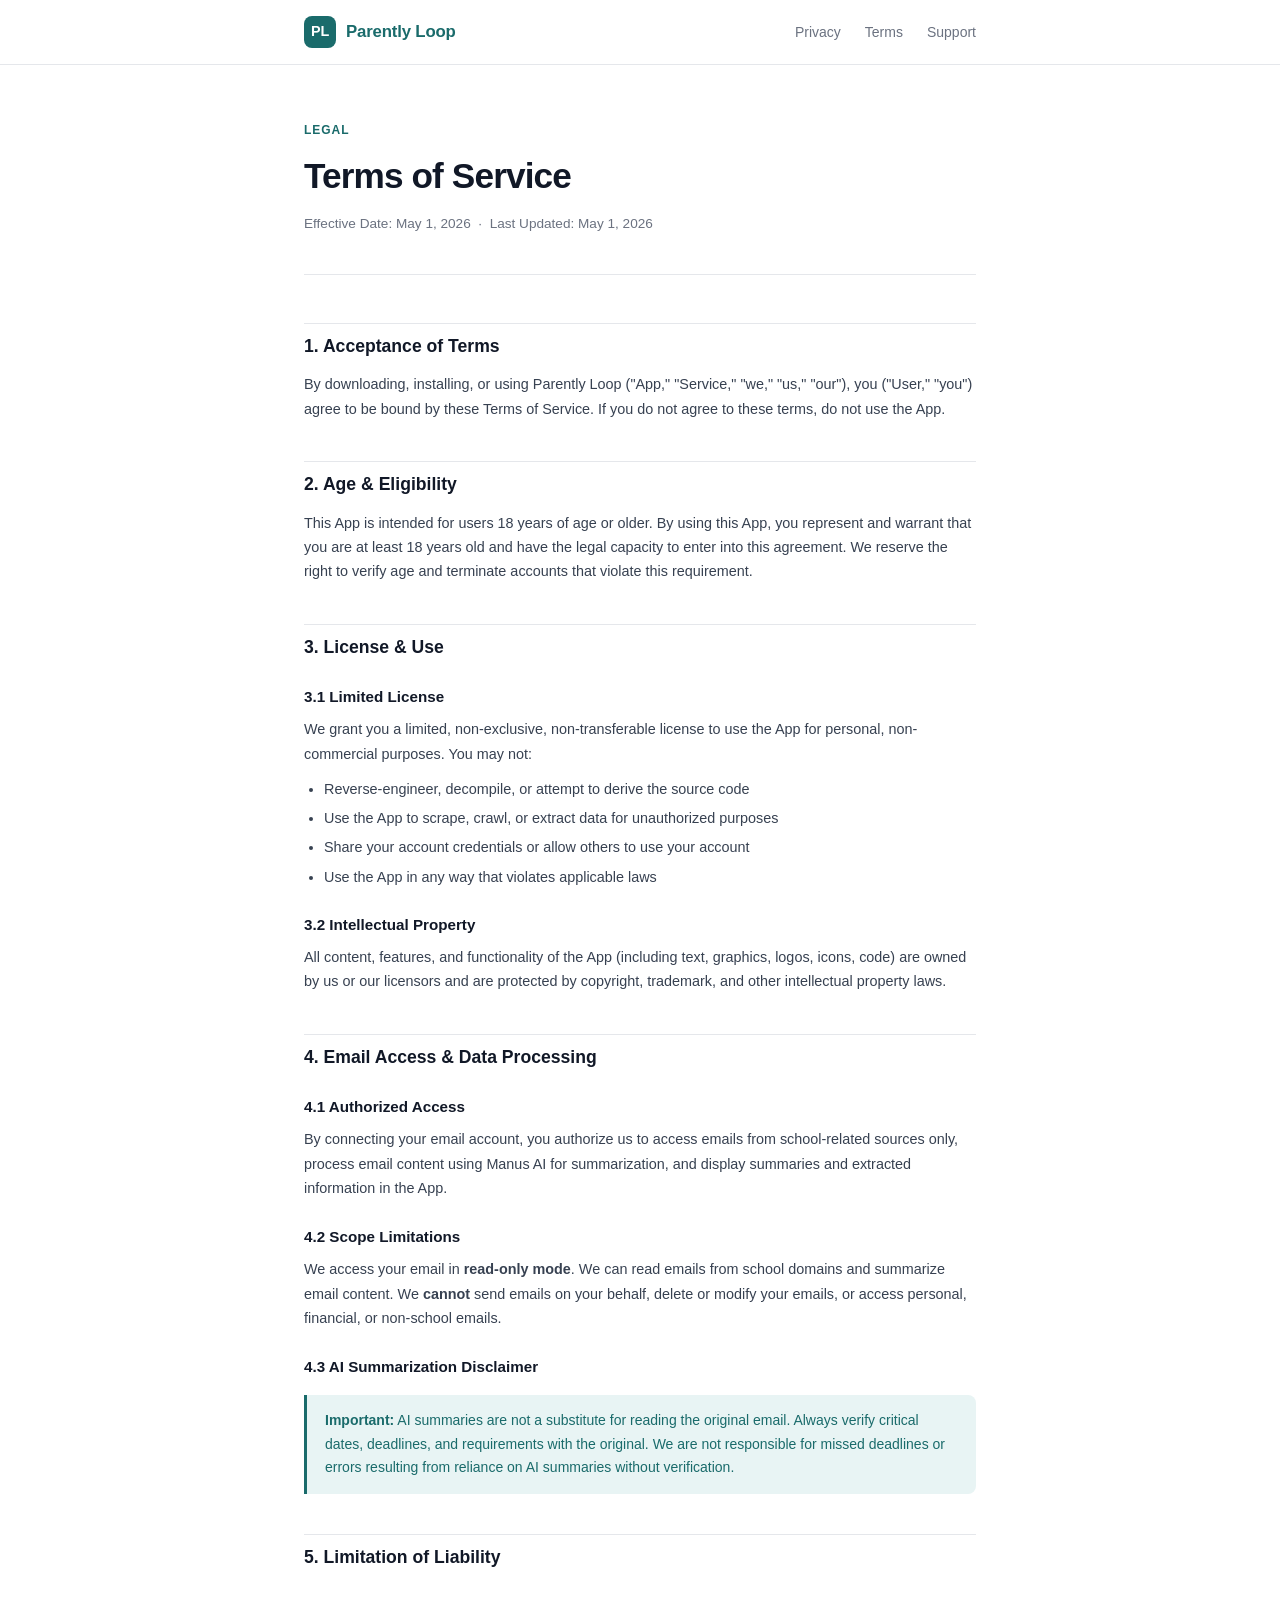
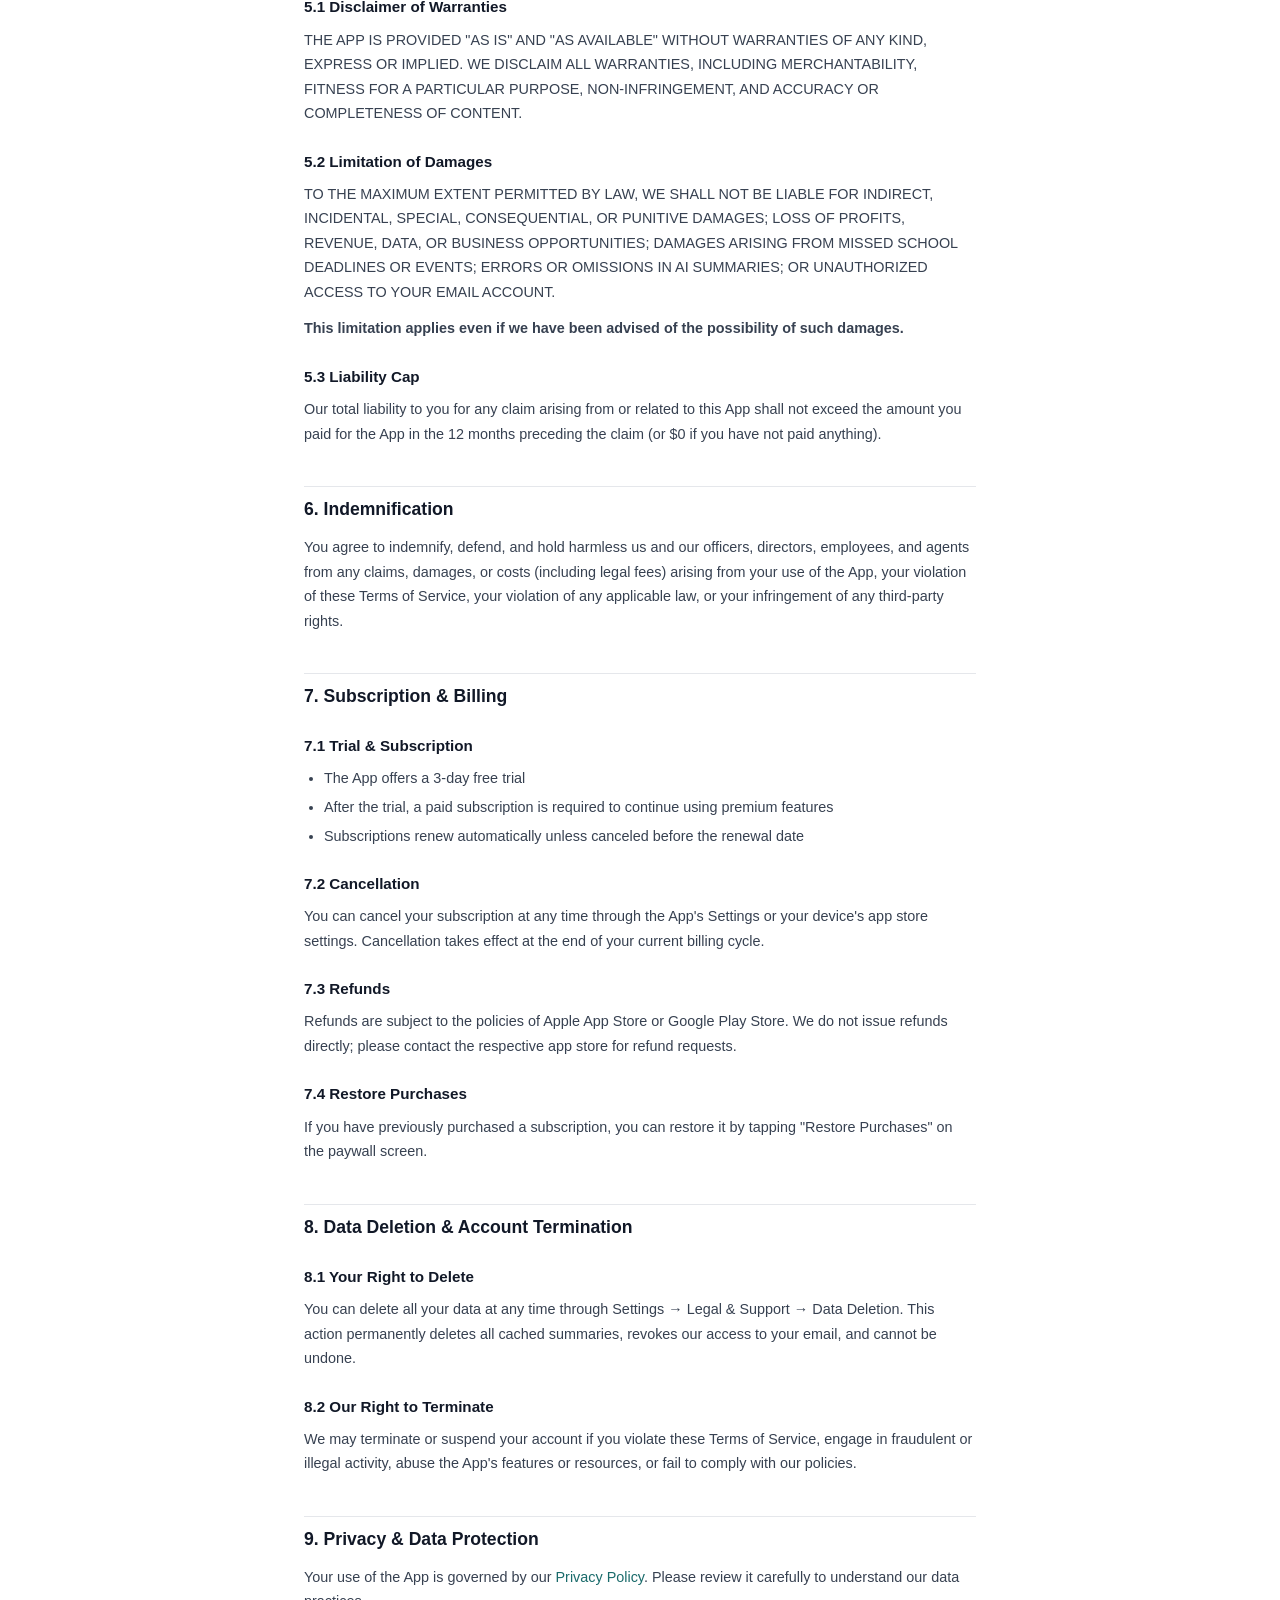
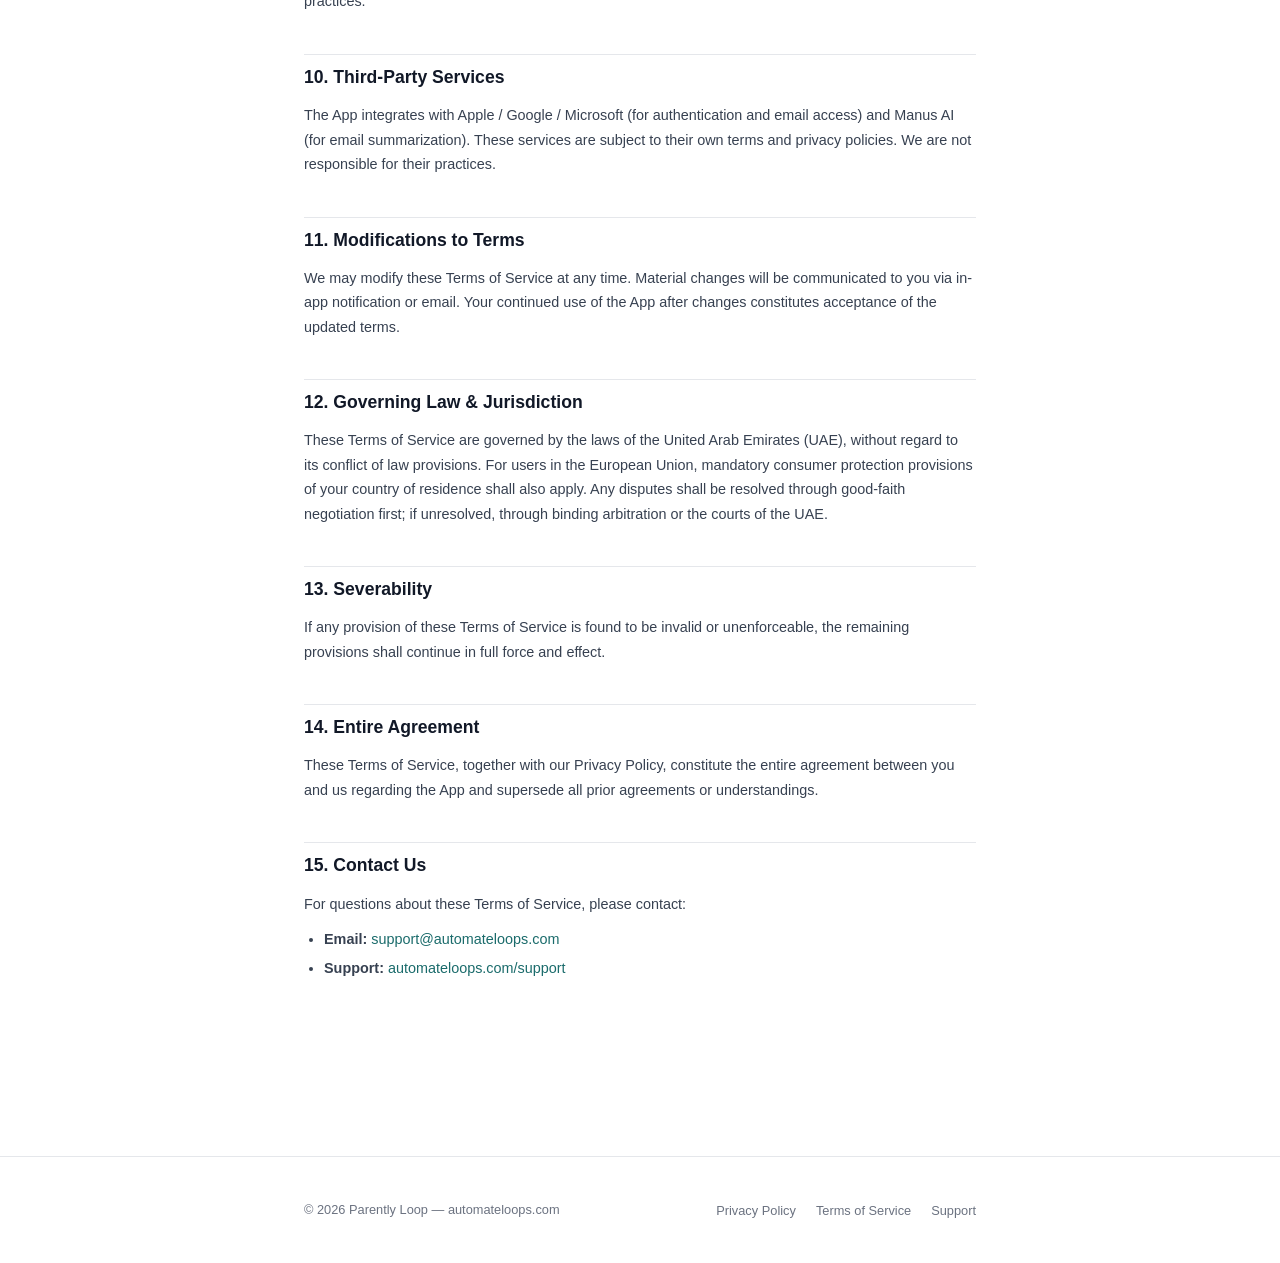
<file: terms.html>
<!DOCTYPE html>
<html lang="en">
<head>
  <meta charset="UTF-8" />
  <meta name="viewport" content="width=device-width, initial-scale=1.0" />
  <title>Terms of Service — Parently Loop</title>
  <meta name="description" content="Parently Loop Terms of Service — the rules governing your use of the app." />
  <link rel="canonical" href="https://automateloops.com/terms" />
  <link rel="stylesheet" href="style.css" />
</head>
<body>

  <!-- Navigation -->
  <nav>
    <div class="inner">
      <a href="/" class="nav-brand">
        <div class="logo-mark">PL</div>
        Parently Loop
      </a>
      <ul class="nav-links">
        <li><a href="/privacy">Privacy</a></li>
        <li><a href="/terms">Terms</a></li>
        <li><a href="/support">Support</a></li>
      </ul>
    </div>
  </nav>

  <!-- Page Header -->
  <div class="container">
    <div class="page-header">
      <p class="section-label">Legal</p>
      <h1>Terms of Service</h1>
      <p class="meta">Effective Date: May 1, 2026 &nbsp;&middot;&nbsp; Last Updated: May 1, 2026</p>
    </div>

    <div class="legal-body">

      <h2>1. Acceptance of Terms</h2>
      <p>By downloading, installing, or using Parently Loop ("App," "Service," "we," "us," "our"), you ("User," "you") agree to be bound by these Terms of Service. If you do not agree to these terms, do not use the App.</p>

      <h2>2. Age &amp; Eligibility</h2>
      <p>This App is intended for users 18 years of age or older. By using this App, you represent and warrant that you are at least 18 years old and have the legal capacity to enter into this agreement. We reserve the right to verify age and terminate accounts that violate this requirement.</p>

      <h2>3. License &amp; Use</h2>

      <h3>3.1 Limited License</h3>
      <p>We grant you a limited, non-exclusive, non-transferable license to use the App for personal, non-commercial purposes. You may not:</p>
      <ul>
        <li>Reverse-engineer, decompile, or attempt to derive the source code</li>
        <li>Use the App to scrape, crawl, or extract data for unauthorized purposes</li>
        <li>Share your account credentials or allow others to use your account</li>
        <li>Use the App in any way that violates applicable laws</li>
      </ul>

      <h3>3.2 Intellectual Property</h3>
      <p>All content, features, and functionality of the App (including text, graphics, logos, icons, code) are owned by us or our licensors and are protected by copyright, trademark, and other intellectual property laws.</p>

      <h2>4. Email Access &amp; Data Processing</h2>

      <h3>4.1 Authorized Access</h3>
      <p>By connecting your email account, you authorize us to access emails from school-related sources only, process email content using Manus AI for summarization, and display summaries and extracted information in the App.</p>

      <h3>4.2 Scope Limitations</h3>
      <p>We access your email in <strong>read-only mode</strong>. We can read emails from school domains and summarize email content. We <strong>cannot</strong> send emails on your behalf, delete or modify your emails, or access personal, financial, or non-school emails.</p>

      <h3>4.3 AI Summarization Disclaimer</h3>
      <div class="highlight-box">
        <p><strong>Important:</strong> AI summaries are not a substitute for reading the original email. Always verify critical dates, deadlines, and requirements with the original. We are not responsible for missed deadlines or errors resulting from reliance on AI summaries without verification.</p>
      </div>

      <h2>5. Limitation of Liability</h2>

      <h3>5.1 Disclaimer of Warranties</h3>
      <p>THE APP IS PROVIDED "AS IS" AND "AS AVAILABLE" WITHOUT WARRANTIES OF ANY KIND, EXPRESS OR IMPLIED. WE DISCLAIM ALL WARRANTIES, INCLUDING MERCHANTABILITY, FITNESS FOR A PARTICULAR PURPOSE, NON-INFRINGEMENT, AND ACCURACY OR COMPLETENESS OF CONTENT.</p>

      <h3>5.2 Limitation of Damages</h3>
      <p>TO THE MAXIMUM EXTENT PERMITTED BY LAW, WE SHALL NOT BE LIABLE FOR INDIRECT, INCIDENTAL, SPECIAL, CONSEQUENTIAL, OR PUNITIVE DAMAGES; LOSS OF PROFITS, REVENUE, DATA, OR BUSINESS OPPORTUNITIES; DAMAGES ARISING FROM MISSED SCHOOL DEADLINES OR EVENTS; ERRORS OR OMISSIONS IN AI SUMMARIES; OR UNAUTHORIZED ACCESS TO YOUR EMAIL ACCOUNT.</p>
      <p><strong>This limitation applies even if we have been advised of the possibility of such damages.</strong></p>

      <h3>5.3 Liability Cap</h3>
      <p>Our total liability to you for any claim arising from or related to this App shall not exceed the amount you paid for the App in the 12 months preceding the claim (or $0 if you have not paid anything).</p>

      <h2>6. Indemnification</h2>
      <p>You agree to indemnify, defend, and hold harmless us and our officers, directors, employees, and agents from any claims, damages, or costs (including legal fees) arising from your use of the App, your violation of these Terms of Service, your violation of any applicable law, or your infringement of any third-party rights.</p>

      <h2>7. Subscription &amp; Billing</h2>

      <h3>7.1 Trial &amp; Subscription</h3>
      <ul>
        <li>The App offers a 3-day free trial</li>
        <li>After the trial, a paid subscription is required to continue using premium features</li>
        <li>Subscriptions renew automatically unless canceled before the renewal date</li>
      </ul>

      <h3>7.2 Cancellation</h3>
      <p>You can cancel your subscription at any time through the App's Settings or your device's app store settings. Cancellation takes effect at the end of your current billing cycle.</p>

      <h3>7.3 Refunds</h3>
      <p>Refunds are subject to the policies of Apple App Store or Google Play Store. We do not issue refunds directly; please contact the respective app store for refund requests.</p>

      <h3>7.4 Restore Purchases</h3>
      <p>If you have previously purchased a subscription, you can restore it by tapping "Restore Purchases" on the paywall screen.</p>

      <h2>8. Data Deletion &amp; Account Termination</h2>

      <h3>8.1 Your Right to Delete</h3>
      <p>You can delete all your data at any time through Settings &rarr; Legal &amp; Support &rarr; Data Deletion. This action permanently deletes all cached summaries, revokes our access to your email, and cannot be undone.</p>

      <h3>8.2 Our Right to Terminate</h3>
      <p>We may terminate or suspend your account if you violate these Terms of Service, engage in fraudulent or illegal activity, abuse the App's features or resources, or fail to comply with our policies.</p>

      <h2>9. Privacy &amp; Data Protection</h2>
      <p>Your use of the App is governed by our <a href="/privacy">Privacy Policy</a>. Please review it carefully to understand our data practices.</p>

      <h2>10. Third-Party Services</h2>
      <p>The App integrates with Apple / Google / Microsoft (for authentication and email access) and Manus AI (for email summarization). These services are subject to their own terms and privacy policies. We are not responsible for their practices.</p>

      <h2>11. Modifications to Terms</h2>
      <p>We may modify these Terms of Service at any time. Material changes will be communicated to you via in-app notification or email. Your continued use of the App after changes constitutes acceptance of the updated terms.</p>

      <h2>12. Governing Law &amp; Jurisdiction</h2>
      <p>These Terms of Service are governed by the laws of the United Arab Emirates (UAE), without regard to its conflict of law provisions. For users in the European Union, mandatory consumer protection provisions of your country of residence shall also apply. Any disputes shall be resolved through good-faith negotiation first; if unresolved, through binding arbitration or the courts of the UAE.</p>

      <h2>13. Severability</h2>
      <p>If any provision of these Terms of Service is found to be invalid or unenforceable, the remaining provisions shall continue in full force and effect.</p>

      <h2>14. Entire Agreement</h2>
      <p>These Terms of Service, together with our Privacy Policy, constitute the entire agreement between you and us regarding the App and supersede all prior agreements or understandings.</p>

      <h2>15. Contact Us</h2>
      <p>For questions about these Terms of Service, please contact:</p>
      <ul>
        <li><strong>Email:</strong> <a href="mailto:support@automateloops.com">support@automateloops.com</a></li>
        <li><strong>Support:</strong> <a href="https://automateloops.com/support">automateloops.com/support</a></li>
      </ul>

    </div>
  </div>

  <!-- Footer -->
  <footer>
    <div class="inner">
      <p>&copy; 2026 Parently Loop &mdash; automateloops.com</p>
      <ul class="footer-links">
        <li><a href="/privacy">Privacy Policy</a></li>
        <li><a href="/terms">Terms of Service</a></li>
        <li><a href="/support">Support</a></li>
      </ul>
    </div>
  </footer>

</body>
</html>
</file>
<file: style.css>
/* ─── Reset & Base ─────────────────────────────────────────── */
*, *::before, *::after { box-sizing: border-box; margin: 0; padding: 0; }

:root {
  --teal:       #1A6B6B;
  --teal-light: #e8f4f4;
  --teal-mid:   #2E9E9E;
  --text:       #111827;
  --muted:      #6B7280;
  --border:     #E5E7EB;
  --bg:         #FFFFFF;
  --surface:    #F9FAFB;
  --radius:     12px;
  --max:        720px;
  font-size: 16px;
}

body {
  font-family: -apple-system, BlinkMacSystemFont, "Segoe UI", Roboto, Helvetica, Arial, sans-serif;
  color: var(--text);
  background: var(--bg);
  line-height: 1.6;
  -webkit-font-smoothing: antialiased;
}

/* ─── Layout ────────────────────────────────────────────────── */
.container {
  max-width: var(--max);
  margin: 0 auto;
  padding: 0 24px;
}

/* ─── Navigation ────────────────────────────────────────────── */
nav {
  border-bottom: 1px solid var(--border);
  padding: 16px 0;
  position: sticky;
  top: 0;
  background: rgba(255,255,255,0.95);
  backdrop-filter: blur(8px);
  -webkit-backdrop-filter: blur(8px);
  z-index: 100;
}

nav .inner {
  display: flex;
  align-items: center;
  justify-content: space-between;
  max-width: var(--max);
  margin: 0 auto;
  padding: 0 24px;
}

.nav-brand {
  display: flex;
  align-items: center;
  gap: 10px;
  text-decoration: none;
  color: var(--teal);
  font-weight: 700;
  font-size: 1.05rem;
  letter-spacing: -0.01em;
}

.nav-brand .logo-mark {
  width: 32px;
  height: 32px;
  background: var(--teal);
  border-radius: 8px;
  display: flex;
  align-items: center;
  justify-content: center;
  color: #fff;
  font-weight: 900;
  font-size: 0.9rem;
  letter-spacing: -0.02em;
  flex-shrink: 0;
}

.nav-links {
  display: flex;
  gap: 24px;
  list-style: none;
}

.nav-links a {
  color: var(--muted);
  text-decoration: none;
  font-size: 0.875rem;
  transition: color 0.15s;
}

.nav-links a:hover { color: var(--teal); }

/* ─── Hero ──────────────────────────────────────────────────── */
.hero {
  padding: 80px 0 64px;
  text-align: center;
}

.hero-badge {
  display: inline-block;
  background: var(--teal-light);
  color: var(--teal);
  font-size: 0.75rem;
  font-weight: 600;
  letter-spacing: 0.06em;
  text-transform: uppercase;
  padding: 4px 12px;
  border-radius: 100px;
  margin-bottom: 24px;
}

.hero h1 {
  font-size: clamp(2rem, 5vw, 3rem);
  font-weight: 800;
  letter-spacing: -0.03em;
  line-height: 1.15;
  color: var(--text);
  margin-bottom: 16px;
}

.hero h1 span { color: var(--teal); }

.hero p {
  font-size: 1.125rem;
  color: var(--muted);
  max-width: 480px;
  margin: 0 auto 40px;
}

/* ─── Download Buttons ──────────────────────────────────────── */
.download-row {
  display: flex;
  gap: 12px;
  justify-content: center;
  flex-wrap: wrap;
}

.btn-store {
  display: inline-flex;
  align-items: center;
  gap: 10px;
  background: var(--text);
  color: #fff;
  text-decoration: none;
  padding: 12px 20px;
  border-radius: var(--radius);
  font-size: 0.875rem;
  font-weight: 500;
  transition: opacity 0.15s, transform 0.15s;
  line-height: 1.3;
}

.btn-store:hover { opacity: 0.85; transform: translateY(-1px); }

.btn-store .store-icon { font-size: 1.4rem; flex-shrink: 0; }

.btn-store .store-label { font-size: 0.65rem; opacity: 0.75; display: block; }
.btn-store .store-name  { font-size: 0.9rem; font-weight: 700; display: block; }

/* ─── Features ──────────────────────────────────────────────── */
.features {
  padding: 64px 0;
  background: var(--surface);
  border-top: 1px solid var(--border);
  border-bottom: 1px solid var(--border);
}

.features-grid {
  display: grid;
  grid-template-columns: repeat(auto-fit, minmax(200px, 1fr));
  gap: 32px;
  margin-top: 40px;
}

.feature-card {
  text-align: center;
  padding: 24px 16px;
}

.feature-icon {
  width: 48px;
  height: 48px;
  background: var(--teal-light);
  border-radius: 12px;
  display: flex;
  align-items: center;
  justify-content: center;
  margin: 0 auto 16px;
  font-size: 1.4rem;
}

.feature-card h3 {
  font-size: 0.95rem;
  font-weight: 700;
  margin-bottom: 8px;
  color: var(--text);
}

.feature-card p {
  font-size: 0.85rem;
  color: var(--muted);
  line-height: 1.5;
}

/* ─── Section headings ──────────────────────────────────────── */
.section-label {
  font-size: 0.75rem;
  font-weight: 600;
  letter-spacing: 0.08em;
  text-transform: uppercase;
  color: var(--teal);
  margin-bottom: 8px;
}

/* ─── Footer ────────────────────────────────────────────────── */
footer {
  padding: 40px 0;
  border-top: 1px solid var(--border);
  margin-top: 80px;
}

footer .inner {
  display: flex;
  align-items: center;
  justify-content: space-between;
  flex-wrap: wrap;
  gap: 16px;
  max-width: var(--max);
  margin: 0 auto;
  padding: 0 24px;
}

footer p { font-size: 0.8rem; color: var(--muted); }

footer .footer-links {
  display: flex;
  gap: 20px;
  list-style: none;
  flex-wrap: wrap;
}

footer .footer-links a {
  font-size: 0.8rem;
  color: var(--muted);
  text-decoration: none;
  transition: color 0.15s;
}

footer .footer-links a:hover { color: var(--teal); }

/* ─── Legal / Support Pages ─────────────────────────────────── */
.page-header {
  padding: 56px 0 40px;
  border-bottom: 1px solid var(--border);
  margin-bottom: 48px;
}

.page-header h1 {
  font-size: clamp(1.6rem, 4vw, 2.2rem);
  font-weight: 800;
  letter-spacing: -0.025em;
  color: var(--text);
  margin-bottom: 8px;
}

.page-header .meta {
  font-size: 0.85rem;
  color: var(--muted);
}

.legal-body {
  padding-bottom: 80px;
}

.legal-body h2 {
  font-size: 1.1rem;
  font-weight: 700;
  color: var(--text);
  margin: 40px 0 12px;
  padding-top: 8px;
  border-top: 1px solid var(--border);
}

.legal-body h3 {
  font-size: 0.95rem;
  font-weight: 700;
  color: var(--text);
  margin: 24px 0 8px;
}

.legal-body p {
  font-size: 0.9rem;
  color: #374151;
  margin-bottom: 12px;
  line-height: 1.7;
}

.legal-body ul, .legal-body ol {
  margin: 8px 0 16px 20px;
}

.legal-body li {
  font-size: 0.9rem;
  color: #374151;
  margin-bottom: 6px;
  line-height: 1.6;
}

.legal-body a { color: var(--teal); text-decoration: none; }
.legal-body a:hover { text-decoration: underline; }

.legal-body .highlight-box {
  background: var(--teal-light);
  border-left: 3px solid var(--teal);
  padding: 14px 18px;
  border-radius: 0 8px 8px 0;
  margin: 16px 0;
}

.legal-body .highlight-box p {
  margin: 0;
  font-size: 0.875rem;
  color: var(--teal);
  font-weight: 500;
}

/* ─── Support Page ──────────────────────────────────────────── */
.support-contact {
  background: var(--teal);
  color: #fff;
  border-radius: var(--radius);
  padding: 32px;
  margin-bottom: 48px;
  text-align: center;
}

.support-contact h2 {
  font-size: 1.2rem;
  font-weight: 700;
  margin-bottom: 8px;
}

.support-contact p {
  font-size: 0.9rem;
  opacity: 0.85;
  margin-bottom: 20px;
}

.support-contact a {
  display: inline-block;
  background: #fff;
  color: var(--teal);
  font-weight: 700;
  font-size: 0.9rem;
  padding: 10px 24px;
  border-radius: 8px;
  text-decoration: none;
  transition: opacity 0.15s;
}

.support-contact a:hover { opacity: 0.9; }

.faq-item {
  border-bottom: 1px solid var(--border);
  padding: 24px 0;
}

.faq-item:last-child { border-bottom: none; }

.faq-item h3 {
  font-size: 0.95rem;
  font-weight: 700;
  color: var(--text);
  margin-bottom: 8px;
}

.faq-item p {
  font-size: 0.875rem;
  color: var(--muted);
  line-height: 1.6;
}

.faq-item a { color: var(--teal); text-decoration: none; }
.faq-item a:hover { text-decoration: underline; }

/* ─── Responsive ────────────────────────────────────────────── */
@media (max-width: 600px) {
  .nav-links { display: none; }
  .hero { padding: 56px 0 48px; }
  .features-grid { grid-template-columns: 1fr 1fr; }
  footer .inner { flex-direction: column; align-items: flex-start; }
}
</file>
